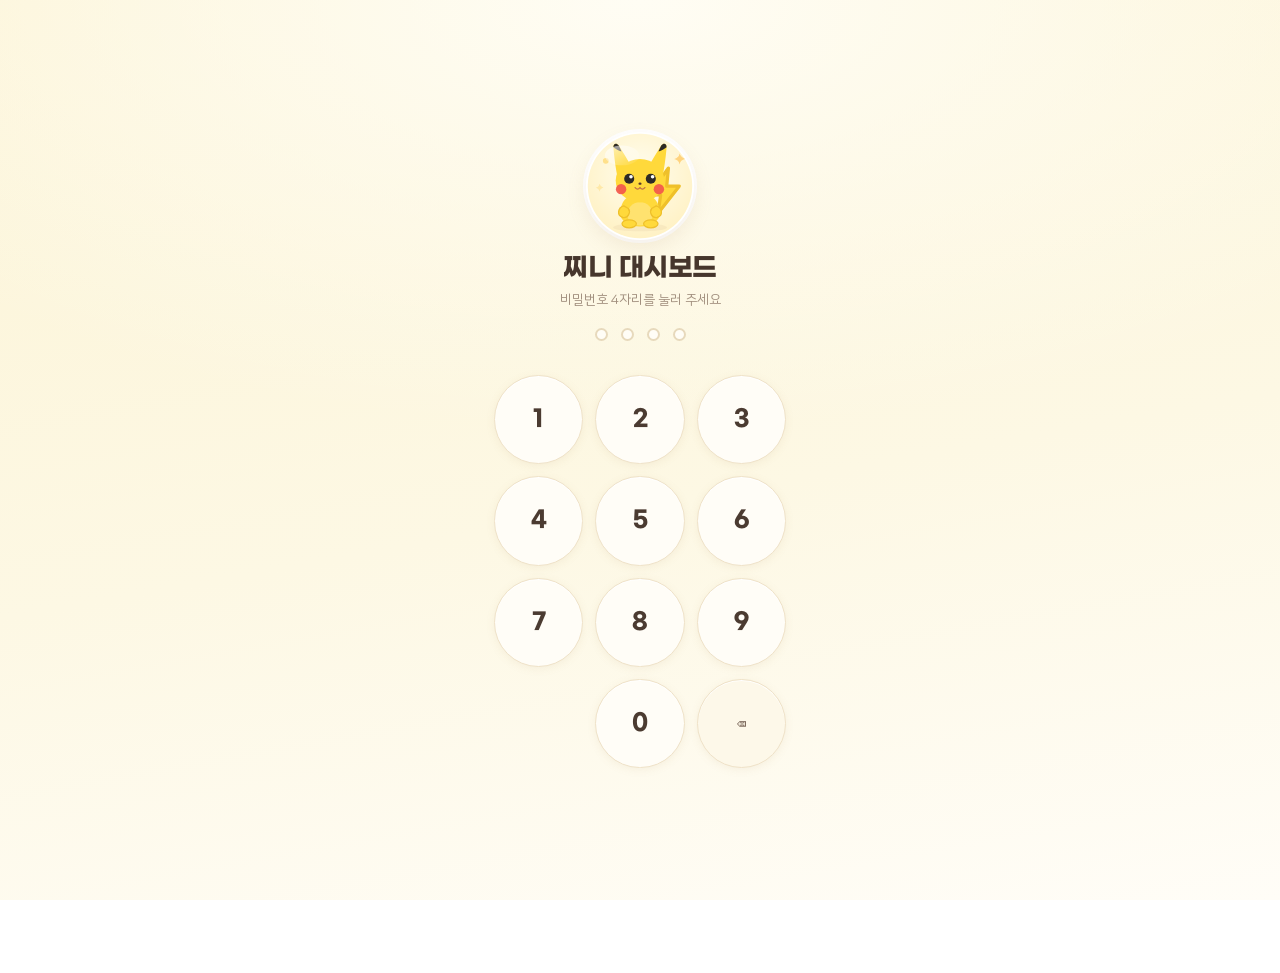
<file: index.html>
<!DOCTYPE html>
<html lang="ko">
<head>
<meta charset="utf-8" />
<meta name="robots" content="noindex, nofollow" />
<script>try{if(localStorage.getItem('jjini.lock.v1')!=='ok'){document.documentElement.className+=' is-locked';}}catch(e){document.documentElement.className+=' is-locked';}</script>
<title>찌니 대시보드</title>
<meta name="viewport" content="width=device-width, initial-scale=1, viewport-fit=cover, maximum-scale=5" />
<meta name="theme-color" content="#FCF4D7" />
<meta name="description" content="찌니의 하루를 포근하게 기록하는 대시보드 — 등교·학원 준비, 할 일, 별, 도장판, 독서 기록" />
<meta name="apple-mobile-web-app-capable" content="yes" />
<meta name="mobile-web-app-capable" content="yes" />
<meta name="apple-mobile-web-app-status-bar-style" content="default" />
<meta name="apple-mobile-web-app-title" content="찌니 대시보드" />
<meta name="format-detection" content="telephone=no" />
<link rel="manifest" href="manifest.json" />
<link rel="icon" href="icons/favicon.svg" type="image/svg+xml" />
<link rel="apple-touch-icon" href="icons/apple-touch-icon.png" />
<link rel="stylesheet" href="styles.css" />
</head>
<body>

<!-- ================= 잠금 화면 ================= -->
<div class="lock" id="lock">
  <div class="lock-inner">
    <div class="lock-avatar" id="lock-avatar" aria-hidden="true"></div>
    <h1 class="lock-title">찌니 대시보드</h1>
    <p class="lock-sub">비밀번호 4자리를 눌러 주세요</p>
    <div class="lock-dots" id="lock-dots" aria-hidden="true"><i></i><i></i><i></i><i></i></div>
    <p class="lock-msg" id="lock-msg" role="status" aria-live="polite"></p>
    <div class="lock-pad" id="lock-pad">
      <button class="lock-key" type="button" data-key="1" aria-label="1">1</button>
      <button class="lock-key" type="button" data-key="2" aria-label="2">2</button>
      <button class="lock-key" type="button" data-key="3" aria-label="3">3</button>
      <button class="lock-key" type="button" data-key="4" aria-label="4">4</button>
      <button class="lock-key" type="button" data-key="5" aria-label="5">5</button>
      <button class="lock-key" type="button" data-key="6" aria-label="6">6</button>
      <button class="lock-key" type="button" data-key="7" aria-label="7">7</button>
      <button class="lock-key" type="button" data-key="8" aria-label="8">8</button>
      <button class="lock-key" type="button" data-key="9" aria-label="9">9</button>
      <span class="lock-key is-blank" aria-hidden="true"></span>
      <button class="lock-key" type="button" data-key="0" aria-label="0">0</button>
      <button class="lock-key is-del" type="button" data-key="del" aria-label="한 자리 지우기">⌫</button>
    </div>
  </div>
</div>

<div class="app" id="app">

  <!-- ================= HEADER ================= -->
  <header class="app-header">
    <div class="brand-row">
      <span class="brand-mark" id="brand-mark" aria-hidden="true"></span>
      <h1 class="brand-title">찌니 대시보드</h1>
      <div class="header-actions">
        <button class="icon-pill sound-pill" data-action="toggle-sound" id="btn-sound" aria-label="효과음 끄기" aria-pressed="true" title="효과음 켜짐">
          <span id="btn-sound-icon" aria-hidden="true">🔊</span>
        </button>
        <button class="icon-pill" data-action="open-settings" id="btn-settings" aria-label="설정 열기" title="설정">
          <svg viewBox="0 0 24 24" width="21" height="21" aria-hidden="true">
            <path d="M12 15.2a3.2 3.2 0 1 0 0-6.4 3.2 3.2 0 0 0 0 6.4Z" fill="none" stroke="currentColor" stroke-width="1.7"/>
            <path d="M19.1 13.9c.06-.62.06-1.18 0-1.8l1.42-1.1-1.5-2.6-1.68.62c-.5-.36-1.06-.66-1.66-.86L15.4 6.4h-3l-.28 1.76c-.6.2-1.16.5-1.66.86l-1.68-.62-1.5 2.6 1.42 1.1c-.06.62-.06 1.18 0 1.8l-1.42 1.1 1.5 2.6 1.68-.62c.5.36 1.06.66 1.66.86l.28 1.76h3l.28-1.76c.6-.2 1.16-.5 1.66-.86l1.68.62 1.5-2.6-1.42-1.1Z" fill="none" stroke="currentColor" stroke-width="1.5" stroke-linejoin="round"/>
          </svg>
        </button>
        <button class="icon-pill" data-action="share" id="btn-share" aria-label="가족에게 공유하기" title="공유">
          <svg viewBox="0 0 24 24" width="20" height="20" aria-hidden="true">
            <path d="M8 15.5 16.5 7m0 0H10m6.5 0v6.5" fill="none" stroke="currentColor" stroke-width="1.9" stroke-linecap="round" stroke-linejoin="round"/>
          </svg>
        </button>
      </div>
    </div>
    <div class="header-sub">
      <div class="header-date-wrap">
        <p class="header-date" id="header-date">11월 15일 일요일</p>
        <p class="header-line">찌니의 포근한 하루</p>
      </div>
      <span class="pill pill-glow">✨ 오늘도 함께 기록해요</span>
    </div>
  </header>

  <!-- ================= PAGE 1 · 오늘 ================= -->
  <div class="page" id="page-today" data-page="today">

    <!-- 태블릿(2열)에서 왼쪽 열: 날씨 + 찌니 카드 -->
    <div class="page-col">

    <!-- ================= WEATHER ================= -->
    <section class="weather-card" id="weather-card" data-vibe="sky" aria-label="오늘 날씨와 미세먼지">
      <div class="weather-main">
        <span class="weather-icon" id="wx-icon" aria-hidden="true">🌤️</span>
        <div class="weather-place">
          <span class="wx-city" id="wx-city">동탄2신도시</span>
          <span class="wx-temp" id="wx-temp">–°</span>
          <span class="wx-cond" id="wx-cond">불러오는 중</span>
        </div>
        <span class="wx-range" id="wx-range">최저 –° · 최고 –°</span>
      </div>
      <div class="weather-foot">
        <span class="badge badge-air" id="wx-pm10">미세먼지 –</span>
        <span class="badge badge-air" id="wx-pm25">초미세먼지 –</span>
        <span class="pill pill-tip" id="wx-tip">🌿 오늘 공기 확인 중</span>
      </div>
    </section>

    <!-- ================= 찌니 카드 ================= -->
    <section class="card family-section" data-vibe="peachmint" aria-label="찌니">
      <div class="member-list" id="member-list"><!-- rendered --></div>
    </section>

    <!-- ================= 💌 엄마·아빠 한마디 ================= -->
    <section class="card note-section" id="note-section" data-vibe="rose" aria-label="엄마·아빠 한마디">
      <header class="section-head">
        <div class="section-title-wrap">
          <h2 class="section-title">💌 엄마·아빠 한마디</h2>
          <p class="section-sub" id="note-sub">오늘의 응원을 짧게 남겨요</p>
        </div>
        <button class="btn btn-ghost" data-action="edit-note" id="btn-note-add">✏️ 한마디 남기기</button>
      </header>
      <div class="note-list" id="note-list"><!-- rendered --></div>
      <button class="archive-open" type="button" data-action="open-note-archive" id="btn-note-archive" hidden>💌 지난 한마디 보기</button>
    </section>

    </div><!-- /page-col 왼쪽 -->

    <!-- 태블릿(2열)에서 오른쪽 열: 오늘 일정 + 오늘 엄마 일정 -->
    <div class="page-col">

    <!-- ================= TODAY'S SCHOOL & ACADEMY ================= -->
    <section class="card schedule-section" id="schedule-section" data-vibe="lav" aria-label="오늘의 학교·학원 일정">
      <header class="section-head">
        <div class="section-title-wrap">
          <h2 class="section-title">🏫 오늘의 학교·학원 일정</h2>
          <p class="section-sub" id="schedule-sub">오늘 찌니의 하루 시간표예요</p>
        </div>
        <span class="pill pill-day" id="schedule-day">일요일</span>
      </header>
      <div class="schedule-body" id="schedule-body"><!-- rendered --></div>
      <button class="btn btn-light btn-wide" data-action="open-timetable" id="btn-timetable">🗓️ 주간 시간표 보기</button>
    </section>

    <!-- ================= 오늘 학교 시간표 ================= -->
    <section class="card school-section" id="school-section" data-vibe="sky" aria-label="오늘 학교 시간표">
      <header class="section-head">
        <div class="section-title-wrap">
          <h2 class="section-title">🎒 오늘 학교 시간표</h2>
          <p class="section-sub" id="school-sub">그날 배우는 과목과 준비물이에요</p>
        </div>
        <span class="pill pill-day" id="school-day">월요일</span>
      </header>
      <div class="school-body" id="school-body"><!-- rendered --></div>
      <button class="btn btn-light btn-wide" data-action="school-preview" id="btn-school-preview" hidden>다음 주 월요일 시간표 미리보기</button>
    </section>

    <!-- ================= 오늘 엄마 일정 (오늘 것만) ================= -->
    <section class="card lecture-mini-section" id="lecture-mini-section" data-vibe="rose" aria-label="오늘 엄마 일정">
      <header class="section-head">
        <div class="section-title-wrap">
          <h2 class="section-title">👩 오늘 엄마 일정</h2>
          <p class="section-sub" id="lecture-mini-sub">오늘 일정만 모아 봐요</p>
        </div>
        <button class="btn btn-ghost" data-action="switch-tab" data-tab="lecture" id="btn-lecture-more">이번 주 일정 →</button>
      </header>
      <div class="lecture-mini" id="lecture-mini"><!-- rendered --></div>
    </section>

    </div><!-- /page-col 오른쪽 -->

  </div><!-- /page-today -->

  <!-- ================= PAGE 2 · 준비 ================= -->
  <div class="page" id="page-prep" data-page="prep" hidden>

    <!-- ================= 등교·학원 준비 ================= -->
    <section class="card prep-section" id="prep-section" data-vibe="sky" aria-label="등교·학원·취침 준비">
      <header class="section-head">
        <div class="section-title-wrap">
          <h2 class="section-title">🎒 오늘 준비</h2>
          <p class="section-sub" id="prep-sub">오늘 준비물과 취침 시간을 확인해요</p>
        </div>
        <span class="pill pill-day" id="prep-day">월요일</span>
      </header>
      <div class="prep-body" id="prep-body"><!-- rendered --></div>
    </section>

  </div><!-- /page-prep -->

  <!-- ================= PAGE 3 · 할일 ================= -->
  <div class="page" id="page-todo" data-page="todo" hidden>

    <!-- 태블릿(2열)에서 왼쪽 열: 오늘 할 일 + 독서 기록 -->
    <div class="page-col">

    <!-- ================= TODAY'S TO-DO ================= -->
    <section class="card todo-section" id="todo-section" data-vibe="lemon" aria-label="오늘 할 일">
      <header class="section-head">
        <div class="section-title-wrap">
          <h2 class="section-title">✅ 오늘 할 일</h2>
          <p class="section-sub" id="todo-sub">오늘 할 일을 하나씩 체크해요</p>
        </div>
        <button class="btn btn-ghost" data-action="add-task" id="btn-add-task">+ 할 일 추가</button>
      </header>
      <div class="todo-list" id="todo-list"><!-- rendered --></div>
    </section>

    <!-- ================= 독서 기록 (오늘 할 일 바로 아래) ================= -->
    <section class="card book-section" id="book-section" data-vibe="mint" aria-label="독서 기록">
      <header class="section-head">
        <div class="section-title-wrap">
          <h2 class="section-title">📚 독서 기록</h2>
          <p class="section-sub" id="book-sub">읽은 책과 짧은 감상평을 남겨요</p>
        </div>
        <button class="btn btn-ghost" data-action="add-book" id="btn-add-book">+ 기록 추가</button>
      </header>
      <div class="book-bonus" id="book-bonus">
        <span class="book-bonus-emoji" id="book-bonus-icons" aria-hidden="true"></span>
        <div class="book-bonus-info">
          <p class="book-bonus-title" id="book-bonus-title">오늘 기록 남기면 엔트리코딩 +10분 · 냥코 20분!</p>
          <p class="book-bonus-sub" id="book-bonus-sub">오늘 날짜로 책을 남기면 두 보상이 함께 열려요</p>
        </div>
      </div>
      <div class="book-list" id="book-list"><!-- rendered --></div>
      <button class="archive-open archive-open-book" type="button" data-action="open-book-archive" id="btn-book-archive" hidden>📚 누적 0권 보기</button>
    </section>

    </div><!-- /page-col 왼쪽 -->

    <!-- 태블릿(2열)에서 오른쪽 열: 보상 트래커 + 도장판 -->
    <div class="page-col">

    <!-- ================= 찌니 보상 트래커 ================= -->
    <section class="card reward-section" id="reward-section" data-vibe="coral" aria-label="찌니 보상 트래커">
      <header class="section-head">
        <div class="section-title-wrap">
          <h2 class="section-title">🎁 <span id="reward-name">찌니</span> 보상 트래커</h2>
          <p class="section-sub">문제집·재능을 끝내면 보상이 열려요</p>
        </div>
        <span class="pill pill-soft" id="reward-today">오늘</span>
      </header>
      <div class="reward-list" id="reward-list"><!-- rendered --></div>
      <p class="reward-book-note" id="reward-book-note"><!-- rendered --></p>
      <div class="reward-week" id="reward-week"><!-- rendered --></div>
      <p class="reward-note" id="reward-note">평일 문제집 5일 완주 → 주말 닌텐도 +30분</p>
    </section>

    <!-- ================= STAMP BOARD ================= -->
    <section class="card stamp-section" id="stamp-section" data-vibe="lav" aria-label="도장판">
      <header class="section-head">
        <div class="section-title-wrap">
          <h2 class="section-title">🐹 <span id="stamp-title">찌니</span> 도장판</h2>
        </div>
        <span class="badge badge-fire" id="stamp-streak">🔥 0일 연속</span>
      </header>
      <div class="stamp-tabs" id="stamp-tabs" role="tablist" aria-label="도장판 아이 선택"></div>
      <p class="section-sub stamp-desc" id="stamp-desc">찌니가 그날 공부나 루틴을 하나라도 마치면 도장이 찍혀요</p>
      <div class="stamp-week" id="stamp-week"><!-- rendered --></div>
      <div class="stamp-foot">
        <span class="pill pill-soft" id="stamp-summary">이번 달 도장 0개</span>
        <button class="btn btn-light" data-action="open-calendar" id="btn-calendar">🗓️ 도장판 달력 보기</button>
      </div>
    </section>

    </div><!-- /page-col 오른쪽 -->

  </div><!-- /page-todo -->

  <!-- ================= PAGE 4 · 일정 ================= -->
  <div class="page" id="page-lecture" data-page="lecture" hidden>

    <!-- ================= 엄마 일정 (이번 주 + 다가오는) ================= -->
    <section class="card lecture-section" id="lecture-section" data-vibe="lavpeach" aria-label="엄마 일정">
      <header class="section-head">
        <div class="section-title-wrap">
          <h2 class="section-title">👩 엄마 일정</h2>
          <p class="section-sub" id="lecture-sub">이번 주와 다가오는 일정을 모아 봐요</p>
        </div>
        <button class="btn btn-ghost" data-action="add-lecture" id="btn-add-lecture">+ 일정 추가</button>
      </header>
      <div class="lecture-today" id="lecture-today"><!-- rendered --></div>
      <div class="lecture-week" id="lecture-week"><!-- rendered --></div>
      <div class="lecture-upcoming" id="lecture-upcoming"><!-- rendered --></div>
    </section>

  </div><!-- /page-lecture -->

  <footer class="app-footer">
    <p>찌니 대시보드 · 기록은 가족 기기와 함께 저장돼요</p>
    <p class="sync-status" id="sync-status" data-status="idle" hidden>
      <span class="sync-cloud" aria-hidden="true">☁️</span>
      <span id="sync-status-text">동기화 준비 중</span>
    </p>
    <p class="app-footer-small">홈 화면에 추가하면 앱처럼 열려요 · v1.2</p>
  </footer>
</div>

<!-- ================= 하단 탭 바 ================= -->
<nav class="tabbar" id="tabbar" aria-label="페이지 이동">
  <button class="tabbar-btn is-active" type="button" data-action="switch-tab" data-tab="today" aria-current="page">
    <span class="tabbar-icon" aria-hidden="true">🏠</span><span class="tabbar-label">오늘</span>
  </button>
  <button class="tabbar-btn" type="button" data-action="switch-tab" data-tab="prep">
    <span class="tabbar-icon" aria-hidden="true">🎒</span><span class="tabbar-label">준비</span>
  </button>
  <button class="tabbar-btn" type="button" data-action="switch-tab" data-tab="todo">
    <span class="tabbar-icon" aria-hidden="true">✅</span><span class="tabbar-label">할일</span>
  </button>
  <button class="tabbar-btn" type="button" data-action="switch-tab" data-tab="lecture">
    <span class="tabbar-icon" aria-hidden="true">👩</span><span class="tabbar-label">일정</span>
  </button>
</nav>

<!-- ================= SHEETS ================= -->
<div class="sheet-backdrop" id="sheet-backdrop" hidden>

  <!-- 설정 -->
  <section class="sheet" id="sheet-settings" role="dialog" aria-modal="true" aria-labelledby="settings-title" hidden>
    <header class="sheet-head">
      <h2 id="settings-title">⚙️ 설정</h2>
      <button class="sheet-close" data-close aria-label="닫기">✕</button>
    </header>
    <div class="sheet-body">
      <div class="field-group">
        <h3 class="field-title">우리 동네 (날씨)</h3>
        <p class="field-hint">날씨와 미세먼지를 알려줄 동네를 골라주세요</p>
        <div class="city-current">
          <span>지금 설정</span><strong id="city-current">동탄2신도시</strong>
        </div>
        <div class="chip-wrap" id="city-presets"></div>
        <div class="search-row">
          <input type="search" id="city-search" placeholder="다른 동네 검색 (예: 일산, 해운대)" autocomplete="off" />
          <button class="btn btn-light btn-compact" id="btn-city-search">검색</button>
        </div>
        <div class="search-results" id="city-results"></div>
      </div>

      <div class="field-group">
        <h3 class="field-title">찌니 이름</h3>
        <p class="field-hint">이름과 한 줄 소개를 바꿀 수 있어요</p>
        <div class="member-edit-list" id="member-edit-list"></div>
      </div>

      <div class="field-group">
        <h3 class="field-title">효과음</h3>
        <p class="field-hint">체크할 때는 짧은 소리, 다 끝내면 축하 소리와 박수가 나와요</p>
        <button class="btn btn-light btn-wide sound-toggle" data-action="toggle-sound" id="btn-sound-setting" aria-pressed="true">🔊 효과음 켜짐</button>
      </div>

      <div class="field-group">
        <h3 class="field-title">홈 화면에 추가</h3>
        <p class="field-hint">
          아이폰 사파리: 공유 → <b>홈 화면에 추가</b><br />
          안드로이드 크롬: 우측 상단 ⋮ → <b>앱 설치 / 홈 화면에 추가</b>
        </p>
      </div>

      <div class="field-group">
        <h3 class="field-title">잠금</h3>
        <p class="field-hint">지금 잠그면 다음에 열 때 비밀번호를 물어봐요</p>
        <button class="btn btn-light btn-wide" data-action="lock-now" id="btn-lock">🔒 지금 잠그기</button>
      </div>

      <div class="field-group field-danger">
        <h3 class="field-title">기록 지우기</h3>
        <p class="field-hint">할 일, 별, 도장, 준비 체크, 독서 기록, 엄마·아빠 한마디가 모두 사라지고 엄마 일정은 처음 기본 일정으로 들어가요. 되돌릴 수 없어요.</p>
        <button class="btn btn-danger btn-wide" data-action="reset" id="btn-reset">모든 기록 지우기</button>
      </div>
    </div>
    <footer class="sheet-foot">
      <button class="btn btn-primary btn-wide" data-close>확인</button>
    </footer>
  </section>

  <!-- 도장판 달력 -->
  <section class="sheet" id="sheet-calendar" role="dialog" aria-modal="true" aria-labelledby="calendar-title" hidden>
    <header class="sheet-head">
      <h2 id="calendar-title">🗓️ <span id="calendar-kid">찌니</span> 도장판 달력</h2>
      <button class="sheet-close" data-close aria-label="닫기">✕</button>
    </header>
    <div class="sheet-body">
      <div class="calendar-nav">
        <button class="icon-round" data-action="cal-prev" id="cal-prev" aria-label="이전 달">
          <svg viewBox="0 0 24 24" width="16" height="16" aria-hidden="true"><path d="M14.5 5.5 8 12l6.5 6.5" fill="none" stroke="currentColor" stroke-width="2.2" stroke-linecap="round" stroke-linejoin="round"/></svg>
        </button>
        <strong id="cal-month">2026년 11월</strong>
        <button class="icon-round" data-action="cal-next" id="cal-next" aria-label="다음 달">
          <svg viewBox="0 0 24 24" width="16" height="16" aria-hidden="true"><path d="M9.5 5.5 16 12l-6.5 6.5" fill="none" stroke="currentColor" stroke-width="2.2" stroke-linecap="round" stroke-linejoin="round"/></svg>
        </button>
      </div>
      <div class="calendar-grid-head" id="cal-head"></div>
      <div class="calendar-grid" id="cal-grid"></div>
      <p class="calendar-legend" id="cal-summary">이번 달 도장 0개</p>
      <p class="field-hint">도장을 찍고 싶은 날을 눌러도 돼요. 오늘 이후는 아직 비어 있어요.</p>
    </div>
  </section>

  <!-- 주간 시간표 -->
  <section class="sheet" id="sheet-timetable" role="dialog" aria-modal="true" aria-labelledby="timetable-title" hidden>
    <header class="sheet-head">
      <h2 id="timetable-title">🗓️ 주간 시간표</h2>
      <button class="sheet-close" data-close aria-label="닫기">✕</button>
    </header>
    <div class="sheet-body">
      <div class="stamp-tabs" id="timetable-tabs" role="tablist" aria-label="아이 선택"></div>
      <p class="field-hint" id="timetable-hint">2학기 · 평일 시간표</p>
      <div class="timetable" id="timetable-body"></div>
      <p class="timetable-note">방과후 일정은 학원·방과후 시간이에요. 바뀌면 <b>js/schedule.js</b>에서 고칠 수 있어요.</p>
    </div>
  </section>

  <!-- 할 일 추가 / 고치기 -->
  <section class="sheet" id="sheet-task" role="dialog" aria-modal="true" aria-labelledby="task-title" hidden>
    <header class="sheet-head">
      <h2 id="task-title">+ 할 일 추가</h2>
      <button class="sheet-close" data-close aria-label="닫기">✕</button>
    </header>
    <div class="sheet-body">
      <div class="field-group">
        <h3 class="field-title">누구의 할 일인가요?</h3>
        <div class="chip-wrap" id="task-member-chips"></div>
      </div>
      <div class="field-group">
        <h3 class="field-title">할 일 내용</h3>
        <input type="text" id="task-text" maxlength="40" placeholder="예) 책 30분 읽기" autocomplete="off" />
      </div>
      <div class="field-group">
        <h3 class="field-title">반복</h3>
        <p class="field-hint">평일을 고르면 토·일요일에는 자동으로 쉬어요</p>
        <div class="chip-wrap" id="task-repeat-chips">
          <button class="chip chip-choice" data-action="task-repeat" data-repeat="once" aria-pressed="true">오늘만</button>
          <button class="chip chip-choice" data-action="task-repeat" data-repeat="daily" aria-pressed="false">매일</button>
          <button class="chip chip-choice" data-action="task-repeat" data-repeat="weekday" aria-pressed="false">평일 (월~금)</button>
        </div>
      </div>
    </div>
    <footer class="sheet-foot">
      <button class="btn btn-ghost btn-wide" data-action="task-delete" id="task-delete" hidden>지우기</button>
      <button class="btn btn-primary btn-wide" data-action="task-save" id="task-save">저장</button>
    </footer>
  </section>

  <!-- 별 조정 -->
  <section class="sheet" id="sheet-star" role="dialog" aria-modal="true" aria-labelledby="star-title" hidden>
    <header class="sheet-head">
      <h2 id="star-title">⭐️ 별 저금통</h2>
      <button class="sheet-close" data-close aria-label="닫기">✕</button>
    </header>
    <div class="sheet-body">
      <div class="star-hero">
        <div class="star-hero-avatar" id="star-avatar"></div>
        <div>
          <p class="star-hero-name" id="star-name">찌니</p>
          <p class="star-hero-count"><span>⭐️</span> <b id="star-count">0</b>개</p>
        </div>
      </div>
      <p class="field-hint center">할 일을 하나 끝내면 별 1개가 쌓여요.<br />칭찬 별은 여기서 직접 더하거나 줄일 수 있어요.</p>
      <div class="star-actions">
        <button class="btn btn-mint" data-action="star-plus" id="star-plus">⭐️ 별 하나 더</button>
        <button class="btn btn-light" data-action="star-minus" id="star-minus">➖ 별 하나 줄이기</button>
      </div>
    </div>
  </section>
  <!-- 일정 추가 / 고치기 -->
  <section class="sheet" id="sheet-lecture" role="dialog" aria-modal="true" aria-labelledby="lecture-sheet-title" hidden>
    <header class="sheet-head">
      <h2 id="lecture-sheet-title">👩 엄마 일정</h2>
      <button class="sheet-close" data-close aria-label="닫기">✕</button>
    </header>
    <div class="sheet-body">
      <div class="field-group">
        <h3 class="field-title">날짜</h3>
        <input type="date" id="lecture-date" />
      </div>
      <div class="field-group">
        <h3 class="field-title">시간</h3>
        <p class="field-hint">예: 09:50 또는 10:00~12:00 (모르면 비워 두세요)</p>
        <input type="text" id="lecture-time" maxlength="20" placeholder="09:50" autocomplete="off" />
      </div>
      <div class="field-group">
        <h3 class="field-title">일정 이름</h3>
        <input type="text" id="lecture-name" maxlength="40" placeholder="예: 화성남양초" autocomplete="off" />
      </div>
      <div class="field-group">
        <h3 class="field-title">메모 (선택)</h3>
        <p class="field-hint">비대면·서부·북부처럼 덧붙일 말이 있으면 적어 주세요</p>
        <input type="text" id="lecture-note" maxlength="20" placeholder="예: 비대면 / 서부" autocomplete="off" />
      </div>
      <div class="field-group">
        <h3 class="field-title">일정 종류</h3>
        <p class="field-hint">강의·수업이면 🎤, 그 밖의 일정이면 📅로 목록에 보여요</p>
        <button class="btn btn-light btn-wide lecture-kind" type="button" data-action="toggle-lecture-kind" id="lecture-kind-toggle" aria-pressed="false">📅 일반 일정</button>
      </div>
    </div>
    <footer class="sheet-foot">
      <button class="btn btn-ghost btn-wide" data-action="lecture-delete" id="lecture-delete" hidden>지우기</button>
      <button class="btn btn-primary btn-wide" data-action="lecture-save" id="lecture-save">저장</button>
    </footer>
  </section>

  <!-- 독서 기록 추가 / 고치기 -->
  <section class="sheet" id="sheet-book" role="dialog" aria-modal="true" aria-labelledby="book-sheet-title" hidden>
    <header class="sheet-head">
      <h2 id="book-sheet-title">📚 독서 기록</h2>
      <button class="sheet-close" data-close aria-label="닫기">✕</button>
    </header>
    <div class="sheet-body">
      <div class="field-group">
        <h3 class="field-title">읽은 날</h3>
        <input type="date" id="book-date" />
      </div>
      <div class="field-group">
        <h3 class="field-title">책 제목</h3>
        <input type="text" id="book-title" maxlength="60" placeholder="예: 긴긴밤" autocomplete="off" />
      </div>
      <div class="field-group">
        <h3 class="field-title">감상평</h3>
        <p class="field-hint">한두 줄이면 충분해요 (최대 400자)</p>
        <textarea id="book-review" rows="4" maxlength="400" placeholder="어떤 점이 좋았는지 적어 보세요"></textarea>
      </div>
    </div>
    <footer class="sheet-foot">
      <button class="btn btn-ghost btn-wide" data-action="book-delete" id="book-delete" hidden>지우기</button>
      <button class="btn btn-primary btn-wide" data-action="book-save" id="book-save">저장</button>
    </footer>
  </section>
  <!-- 엄마·아빠 한마디 작성 / 고치기 -->
  <section class="sheet" id="sheet-note" role="dialog" aria-modal="true" aria-labelledby="note-sheet-title" hidden>
    <header class="sheet-head">
      <h2 id="note-sheet-title">💌 엄마 한마디</h2>
      <button class="sheet-close" data-close aria-label="닫기">✕</button>
    </header>
    <div class="sheet-body">
      <div class="field-group">
        <h3 class="field-title">누가 남기나요?</h3>
        <div class="chip-wrap" id="note-who-chips">
          <button class="chip chip-choice" type="button" data-action="note-who" data-who="mom" aria-pressed="true">👩 엄마</button>
          <button class="chip chip-choice" type="button" data-action="note-who" data-who="dad" aria-pressed="false">👨 아빠</button>
        </div>
      </div>
      <div class="field-group">
        <h3 class="field-title">한마디</h3>
        <p class="field-hint" id="note-date-hint" hidden></p>
        <p class="field-hint">찌니에게 짧은 응원을 남겨 주세요 (최대 120자)</p>
        <textarea id="note-text" rows="3" maxlength="120" placeholder="예) 오늘도 잘하고 있어, 엄마가 응원해! 💛"></textarea>
        <p class="field-hint" id="note-count">0/120</p>
      </div>
    </div>
    <footer class="sheet-foot">
      <button class="btn btn-ghost btn-wide" data-action="note-delete" id="note-delete" hidden>지우기</button>
      <button class="btn btn-primary btn-wide" data-action="note-save" id="note-save">저장</button>
    </footer>
  </section>

  <!-- 💌 지난 한마디 (누적 보기) -->
  <section class="sheet" id="sheet-note-archive" role="dialog" aria-modal="true" aria-labelledby="note-archive-title" hidden>
    <header class="sheet-head">
      <h2 id="note-archive-title">💌 지난 한마디</h2>
      <button class="sheet-close" data-close aria-label="닫기">✕</button>
    </header>
    <div class="sheet-body">
      <div class="archive-summary">
        <p class="archive-total" id="note-archive-count">누적 0개</p>
        <p class="archive-hint">날짜별로 모아 봐요 · 최신순</p>
      </div>
      <div class="archive-list" id="note-archive-list"><!-- rendered --></div>
    </div>
    <footer class="sheet-foot">
      <button class="btn btn-primary btn-wide" type="button" data-action="edit-note">✏️ 오늘 한마디 남기기</button>
    </footer>
  </section>

  <!-- 📚 누적 독서 기록 -->
  <section class="sheet" id="sheet-book-archive" role="dialog" aria-modal="true" aria-labelledby="book-archive-title" hidden>
    <header class="sheet-head">
      <h2 id="book-archive-title">📚 누적 독서 기록</h2>
      <button class="sheet-close" data-close aria-label="닫기">✕</button>
    </header>
    <div class="sheet-body">
      <div class="archive-summary">
        <p class="archive-total" id="book-archive-count">지금까지 0권</p>
        <p class="archive-hint">날짜별로 모아 봐요 · 최신순</p>
      </div>
      <div class="archive-list" id="book-archive-list"><!-- rendered --></div>
    </div>
    <footer class="sheet-foot">
      <button class="btn btn-primary btn-wide" type="button" data-action="add-book">📚 오늘 읽은 책 남기기</button>
    </footer>
  </section>

</div>

<div class="toast" id="toast" role="status" aria-live="polite" hidden></div>
<div class="confetti-layer" id="confetti" aria-hidden="true"></div>

<noscript>
  <style>.app{display:none}</style>
  <p style="padding:24px;font-family:sans-serif">이 기록장은 자바스크립트가 필요해요. 브라우저 설정에서 자바스크립트를 켜주세요.</p>
</noscript>

<script src="js/characters.js"></script>
<script src="js/schedule.js"></script>
<script src="js/prep.js"></script>
<script src="js/lectures.js"></script>
<script src="js/books.js"></script>
<script src="js/store.js"></script>
<script src="js/lock.js"></script>
<script src="js/weather.js"></script>
<script src="js/sound.js"></script>
<script src="js/app.js"></script>
<script src="js/sync.js"></script>
</body>
</html>
</file>
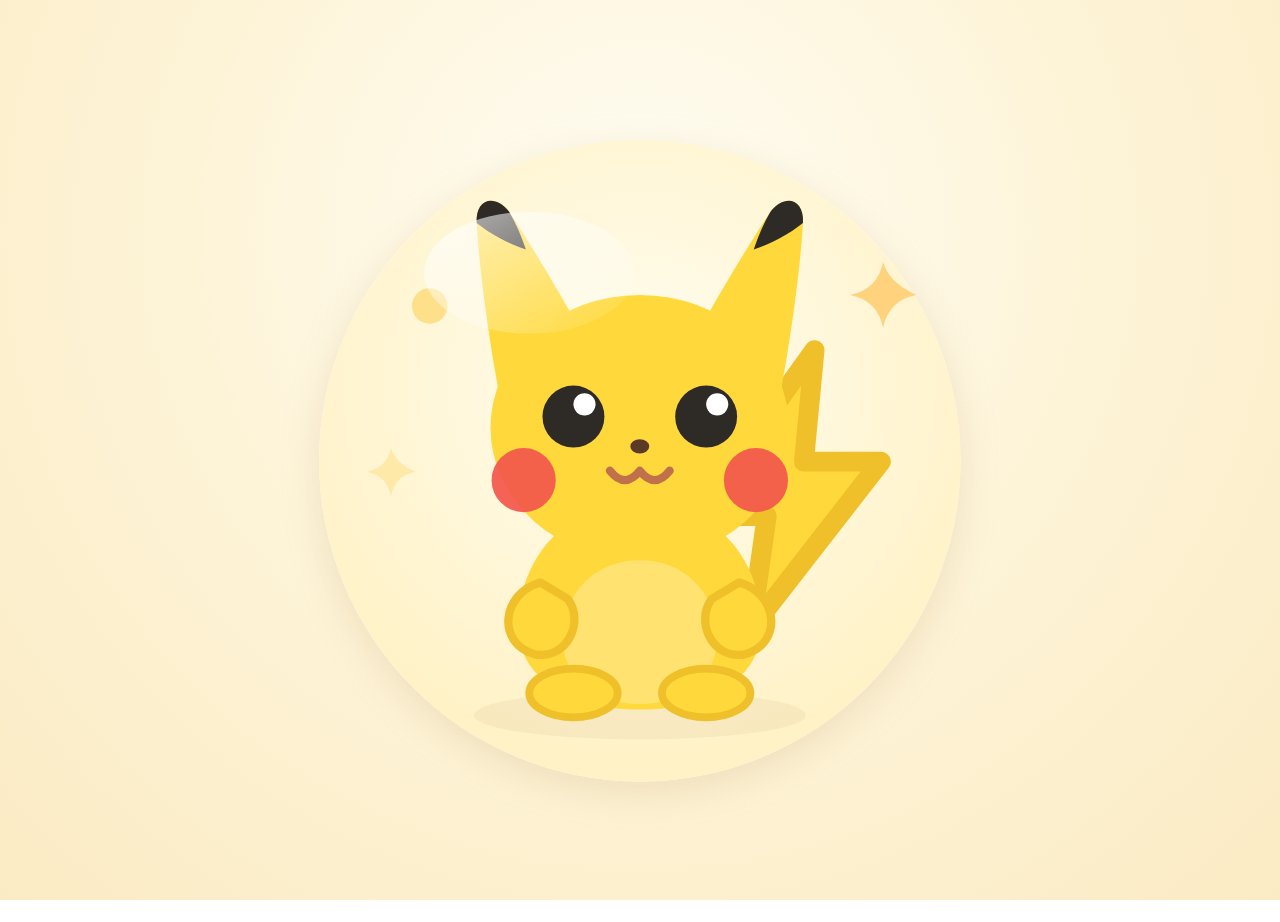
<file: icons/_source.html>
<!DOCTYPE html>
<html lang="ko">
<head>
<meta charset="utf-8" />
<title>icon source</title>
<style>
  html, body { margin: 0; padding: 0; width: 100%; height: 100%; overflow: hidden; }
  body {
    background: radial-gradient(circle at 50% 26%, #FFFDF3 0%, #FDF3D6 52%, #FBEBC4 100%);
    display: grid;
    place-items: center;
  }
  .art { width: var(--art, 72%); height: var(--art, 72%); }
  .art svg { display: block; width: 100%; height: 100%; filter: drop-shadow(0 10px 18px rgba(190, 155, 105, .22)); }
</style>
</head>
<body>
  <div class="art" id="art"></div>
  <script src="../js/characters.js"></script>
  <script>
    var params = new URLSearchParams(location.search);
    document.documentElement.style.setProperty('--art', (params.get('art') || '72') + '%');
    document.getElementById('art').innerHTML = window.FamilyChars.svg(params.get('char') || 'hamster');
  </script>
</body>
</html>
</file>
<file: styles.css>
/* =====================================================================
   우리 가족 기록장 — 스타일
   따뜻한 크림빛 배경 + 둥근 파스텔 카드. 모바일 우선(390px 기준).
   ===================================================================== */

@font-face {
  font-family: 'NanumSquareRound';
  src: url('assets/fonts/NanumSquareRound.woff2') format('woff2');
  font-weight: 400;
  font-display: swap;
}
@font-face {
  font-family: 'NanumSquareRound';
  src: url('assets/fonts/NanumSquareRoundB.woff') format('woff');
  font-weight: 700;
  font-display: swap;
}
@font-face {
  font-family: 'NanumSquareRound';
  src: url('assets/fonts/NanumSquareRoundEB.woff') format('woff');
  font-weight: 800;
  font-display: swap;
}
@font-face {
  font-family: 'GmarketSans';
  src: url('assets/fonts/GmarketSansBold.woff') format('woff');
  font-weight: 700;
  font-display: swap;
}

:root {
  --cream: #FCF4D6;
  --cream-2: #FDF8E4;
  --card: #FFFDF6;
  --ink: #4B3B31;
  --ink-2: #7E6B5D;
  --ink-3: #A2907F;
  --line: #EFE2C8;
  --pink: #E98DA0;
  --pink-soft: #FBE3E7;
  --gold: #F5C044;
  --gold-deep: #DCA02F;
  --green: #4CB56C;
  --green-soft: #E6F7EA;
  --blue: #6E9BD1;
  --blue-soft: #EAF3FC;
  --mint: #7BC47F;
  --orange: #EBA96A;
  --danger: #D9705F;

  --r-xl: 28px;
  --r-lg: 22px;
  --r-md: 16px;
  --r-sm: 12px;

  --shadow-sm: 0 2px 8px rgba(176, 145, 100, .10);
  --shadow-md: 0 8px 20px rgba(176, 145, 100, .14);
  --shadow-lg: 0 16px 44px rgba(150, 120, 80, .20);

  --font-body: 'NanumSquareRound', 'Apple SD Gothic Neo', 'Malgun Gothic', -apple-system, system-ui, sans-serif;
  --font-display: 'GmarketSans', 'NanumSquareRound', 'Apple SD Gothic Neo', 'Malgun Gothic', sans-serif;
}

* { box-sizing: border-box; -webkit-tap-highlight-color: transparent; }

[hidden] { display: none !important; }

html { -webkit-text-size-adjust: 100%; }

body {
  margin: 0;
  min-height: 100dvh;
  color: var(--ink);
  font-family: var(--font-body);
  font-size: 15px;
  line-height: 1.45;
  background:
    radial-gradient(1000px 520px at 50% -8%, #FFFDF1 0%, rgba(255, 253, 241, 0) 62%),
    linear-gradient(178deg, #FDF6DB 0%, #FCF2CF 52%, #FBEFC7 100%);
  background-attachment: fixed;
  -webkit-font-smoothing: antialiased;
}

h1, h2, h3, p, ul, figure { margin: 0; }
ul { padding: 0; list-style: none; }
button { font: inherit; color: inherit; }
input { font: inherit; color: inherit; }

.app {
  max-width: 430px;
  margin: 0 auto;
  padding: calc(16px + env(safe-area-inset-top)) 16px calc(104px + env(safe-area-inset-bottom));
}

/* ===================== 공통 조각 ===================== */
.card {
  background: var(--card);
  border: 1px solid rgba(228, 208, 172, .55);
  border-radius: var(--r-xl);
  box-shadow: var(--shadow-sm);
  margin-top: 14px;
  padding: 16px 14px 14px;
}

.section-head {
  display: flex;
  align-items: flex-start;
  justify-content: space-between;
  gap: 10px;
}

.section-head > .btn,
.section-head > .badge,
.section-head > .pill { flex: none; }

.section-title-wrap { min-width: 0; }

.section-title {
  font-family: var(--font-display);
  font-size: 18px;
  font-weight: 700;
  letter-spacing: -0.35px;
  color: #4A3A30;
  display: flex;
  align-items: center;
  gap: 4px;
}

.section-sub {
  margin-top: 3px;
  font-size: 12.5px;
  color: var(--ink-3);
  line-height: 1.4;
}

.pill {
  display: inline-flex;
  align-items: center;
  gap: 4px;
  padding: 6px 11px;
  border-radius: 999px;
  font-size: 12.5px;
  font-weight: 700;
  white-space: nowrap;
}

.pill-soft {
  background: #FFFDF7;
  border: 1px solid #F0E3CA;
  color: #8A7563;
  box-shadow: 0 1px 3px rgba(180, 150, 110, .10);
}

.pill-glow {
  background: rgba(255, 253, 246, .92);
  border: 1px solid #F4E8CF;
  color: #8A7563;
  box-shadow: 0 2px 8px rgba(180, 150, 110, .12);
  font-size: 12px;
}

.pill-day {
  background: #EAF3FC;
  color: #5C86B8;
  border: 1px solid #D8E8F7;
}

.badge {
  display: inline-flex;
  align-items: center;
  gap: 3px;
  padding: 5px 10px;
  border-radius: 999px;
  font-size: 12px;
  font-weight: 700;
  white-space: nowrap;
}

.btn {
  display: inline-flex;
  align-items: center;
  justify-content: center;
  gap: 6px;
  border: 1px solid transparent;
  border-radius: var(--r-md);
  padding: 11px 15px;
  font-family: var(--font-body);
  font-size: 14px;
  font-weight: 700;
  color: #5A4638;
  background: #FFFDF7;
  cursor: pointer;
  transition: transform .12s ease, box-shadow .12s ease, background .12s ease;
}

.btn:active { transform: translateY(1px) scale(.99); }

.btn-wide { width: 100%; }

.btn-light {
  background: #FFFDF9;
  border-color: #F0E3CA;
  box-shadow: 0 2px 6px rgba(180, 150, 110, .10);
}

.btn-ghost {
  background: transparent;
  border-color: #E6D8BC;
  color: #8A7563;
  font-size: 13px;
  padding: 9px 12px;
  border-radius: 999px;
}

.btn-primary {
  background: linear-gradient(180deg, #F8D08A, #F0B968);
  color: #6B4A21;
  box-shadow: 0 4px 12px rgba(220, 165, 90, .30);
}

.btn-mint {
  background: linear-gradient(180deg, #D8F1DA, #BCE6C4);
  color: #2F6D45;
  border-color: #A9DDB4;
}

.btn-danger {
  background: #FBEBE7;
  border-color: #F2D3CA;
  color: #B7594A;
}

.btn-compact { padding: 10px 14px; font-size: 13px; }

.icon-pill {
  width: 42px;
  height: 38px;
  display: grid;
  place-items: center;
  border-radius: 999px;
  background: #FFFDF7;
  border: 1px solid #F1E4CB;
  color: #8A7563;
  box-shadow: 0 2px 6px rgba(180, 150, 110, .12);
  cursor: pointer;
}
.icon-pill:active { transform: scale(.96); }

/* 효과음 켜기/끄기 — 아이콘 하나로 바로 끌 수 있게 */
.sound-pill span { font-size: 17px; line-height: 1; }
.sound-pill[aria-pressed="false"] {
  background: #FBF5EA;
  border-color: #EBDFCB;
  color: #B7A695;
  box-shadow: none;
}
.sound-toggle[aria-pressed="false"] {
  background: #FBF5EA;
  color: #A08C7A;
}

.icon-round {
  width: 34px;
  height: 34px;
  border-radius: 50%;
  border: 1px solid #EEE0C6;
  background: #FFFDF7;
  font-size: 18px;
  line-height: 1;
  color: #8A7563;
  cursor: pointer;
  display: grid;
  place-items: center;
}

/* ===================== 헤더 ===================== */
.app-header { padding: 2px 2px 0; }

.brand-row {
  display: flex;
  align-items: center;
  gap: 9px;
}

.brand-mark { width: 36px; height: 36px; flex: none; }
.brand-mark svg { width: 100%; height: 100%; display: block; }

.brand-title {
  flex: 1;
  font-family: var(--font-display);
  font-size: 27px;
  line-height: 1.1;
  letter-spacing: -0.8px;
  background: linear-gradient(96deg, #CE9350 0%, #E0A05F 42%, #EA97AB 100%);
  -webkit-background-clip: text;
  background-clip: text;
  color: transparent;
  filter: drop-shadow(0 1px 0 rgba(255, 255, 255, .55));
}

.header-actions { display: flex; gap: 7px; flex: none; }

.header-sub {
  display: flex;
  align-items: flex-end;
  justify-content: space-between;
  gap: 8px;
  margin-top: 9px;
  flex-wrap: wrap;
}

.header-date {
  font-size: 15.5px;
  font-weight: 700;
  color: #8B7361;
  letter-spacing: -0.2px;
}

.header-line {
  margin-top: 1px;
  font-size: 13px;
  color: #A89583;
}

/* ===================== 날씨 ===================== */
.weather-card {
  margin-top: 13px;
  padding: 13px 14px 11px;
  border-radius: 24px;
  border: 1.6px solid #DBEAF7;
  background:
    radial-gradient(120% 140% at 92% 0%, #FFF6DC 0%, rgba(255, 246, 220, 0) 55%),
    linear-gradient(115deg, #FDFEFF 0%, #F6FAFF 58%, #F1F8FD 100%);
  box-shadow: 0 8px 18px rgba(150, 180, 210, .13), inset 0 1px 0 #fff;
}

.weather-main {
  display: flex;
  align-items: center;
  gap: 7px;
  flex-wrap: wrap;
}

.weather-icon {
  font-size: 25px;
  line-height: 1;
  filter: drop-shadow(0 2px 3px rgba(235, 185, 85, .35));
}

.weather-place { display: flex; align-items: baseline; gap: 5px; }

.wx-city { font-size: 15.5px; font-weight: 700; color: #55677A; }

.wx-temp {
  font-family: var(--font-display);
  font-size: 25px;
  line-height: 1;
  color: #3D6188;
  letter-spacing: -1px;
}

.wx-cond { font-size: 13.5px; color: #6E8399; font-weight: 700; }

.wx-range { font-size: 12px; color: #93A5B6; }

.weather-foot {
  display: flex;
  align-items: center;
  gap: 6px;
  margin-top: 9px;
  flex-wrap: wrap;
}

.badge-air {
  background: #EFF4F8;
  color: #77899A;
  border: 1px solid #E3ECF3;
  font-size: 11.5px;
}

.badge-air.level-0 { background: #E4F6EA; color: #3B8B59; border-color: #CFEDD8; }
.badge-air.level-1 { background: #F3F6E8; color: #79894B; border-color: #E7EDD4; }
.badge-air.level-2 { background: #FDEBDA; color: #C06A3F; border-color: #F8DBC3; }
.badge-air.level-3 { background: #FBE1E0; color: #B8503F; border-color: #F6CFCC; }

.pill-tip {
  background: #FFFDF7;
  border: 1px solid #F0E4CC;
  color: #7A6656;
  font-size: 12px;
  box-shadow: 0 2px 6px rgba(180, 150, 110, .12);
  margin-left: auto;
}

/* ===================== 오늘의 학교·학원 일정 ===================== */
.schedule-section {
  background:
    radial-gradient(120% 100% at 100% 0%, #FFFDF0 0%, rgba(255, 253, 240, 0) 60%),
    linear-gradient(165deg, #EAF4FC 0%, #F4FAFE 55%, #FBFDFF 100%);
  border-color: #D6E8F5;
}

.schedule-body { margin-top: 4px; }

.schedule-row {
  display: flex;
  flex-direction: column;
  gap: 7px;
  padding: 11px 0;
  border-bottom: 1px dashed #D9E6F1;
}
.schedule-row:last-child { border-bottom: none; padding-bottom: 2px; }

.schedule-kid {
  display: flex;
  align-items: center;
  gap: 8px;
}

.schedule-avatar {
  width: 38px;
  height: 38px;
  border-radius: 50%;
  overflow: hidden;
  background: #fff;
  flex: none;
  box-shadow: 0 2px 6px rgba(150, 175, 200, .25), 0 0 0 2px #fff;
}
.schedule-avatar svg { display: block; width: 100%; height: 100%; }

.schedule-name {
  font-family: var(--font-display);
  font-size: 14px;
  font-weight: 700;
  color: #42576D;
  line-height: 1.2;
}

.schedule-status {
  font-size: 10.5px;
  font-weight: 700;
  color: #7E95AA;
  line-height: 1.25;
  letter-spacing: -0.2px;
  margin-left: auto;
  text-align: right;
  background: rgba(255, 255, 255, .85);
  border: 1px solid #E1ECF6;
  border-radius: 999px;
  padding: 3px 8px;
  white-space: nowrap;
}

.schedule-status .now-dot {
  display: inline-block;
  width: 5px;
  height: 5px;
  border-radius: 50%;
  background: #E97B8E;
  margin-right: 3px;
  vertical-align: middle;
  animation: pulseDot 1.8s infinite;
}
.schedule-status.is-now {
  color: #D9717F;
  background: #FFF6F8;
  border-color: #F8D9E0;
}

.schedule-items {
  display: flex;
  flex-wrap: wrap;
  gap: 5px;
  flex: 1;
  min-width: 0;
}

.chip-subject {
  display: inline-flex;
  align-items: center;
  gap: 3px;
  padding: 5px 9px;
  border-radius: 10px;
  font-size: 11.5px;
  font-weight: 700;
  border: 1px solid transparent;
  white-space: nowrap;
  line-height: 1.2;
}

.chip-subject b { font-family: var(--font-display); font-weight: 700; letter-spacing: -0.2px; }

.chip-subject.tone-blue { background: #E6F0FC; color: #42719E; border-color: #D3E4F7; }
.chip-subject.tone-violet { background: #EEE9FB; color: #6D5AA3; border-color: #DDD4F5; }
.chip-subject.tone-pink { background: #FCE7EC; color: #B9607A; border-color: #F7D5DE; }
.chip-subject.tone-amber { background: #FDF1D6; color: #A47B2C; border-color: #F7E4BB; }
.chip-subject.tone-mint { background: #E4F5E8; color: #3F8358; border-color: #D0EBD7; }
.chip-subject.tone-orange { background: #FDEBDD; color: #B06C3A; border-color: #F7DCC6; }

.chip-subject.is-now {
  box-shadow: 0 0 0 2px rgba(233, 123, 142, .25);
  animation: breathe 2.4s ease-in-out infinite;
}

.chip-school {
  background: #FFFDF7;
  border-color: #E7E0CE;
  color: #7B6A59;
  font-weight: 700;
}

.schedule-free {
  margin-top: 8px;
  padding: 14px 12px;
  border-radius: 18px;
  background: linear-gradient(120deg, #FFFBF0, #F5FBF2);
  border: 1px dashed #E3DCC4;
  text-align: center;
}

.schedule-free .free-emoji { font-size: 30px; }

.schedule-free .free-title {
  font-family: var(--font-display);
  font-size: 15.5px;
  color: #6B5A46;
  margin-top: 4px;
}

.schedule-free .free-sub {
  font-size: 12.5px;
  color: #A08C78;
  margin-top: 3px;
}

.schedule-section > .btn { margin-top: 10px; }

/* ===================== 오늘 학교 시간표 (그날그날) ===================== */
.school-section {
  background:
    radial-gradient(120% 100% at 100% 0%, #FFF5F8 0%, rgba(255, 245, 248, 0) 60%),
    linear-gradient(165deg, #F0F7FF 0%, #FAF7FF 55%, #FFFDF8 100%);
  border-color: #DEE7F6;
}

.school-body { margin-top: 10px; }

.school-line {
  display: flex;
  flex-wrap: wrap;
  align-items: center;
  gap: 6px;
}
.school-line + .school-line { margin-top: 8px; }

.school-tag {
  flex: none;
  min-width: 46px;
  font-size: 10.5px;
  font-weight: 700;
  color: #8095AB;
  letter-spacing: -0.2px;
}

.school-morning-chip {
  font-size: 11.5px;
  font-weight: 700;
  color: #5D7289;
  background: #F4F9FE;
  border: 1px solid #E0EBF7;
  border-radius: 999px;
  padding: 4px 9px;
  letter-spacing: -0.2px;
}
.school-morning-chip.is-strong {
  color: #B0603F;
  background: #FFF2E9;
  border-color: #F8DAC8;
}

.school-periods {
  display: grid;
  gap: 6px;
  margin-top: 10px;
}

.school-period {
  display: flex;
  flex-direction: column;
  align-items: center;
  text-align: center;
  gap: 2px;
  padding: 7px 6px 6px;
  border-radius: 14px;
  border: 1px solid #E4EDF8;
  background: #FFFFFF;
  min-width: 0;
}

.school-num {
  font-size: 9.5px;
  font-weight: 700;
  color: #A0B3C6;
  letter-spacing: -0.1px;
  font-variant-numeric: tabular-nums;
}

.school-subject {
  font-family: var(--font-display);
  font-size: 13.5px;
  font-weight: 700;
  color: #3F5670;
  letter-spacing: -0.3px;
  line-height: 1.2;
}

.school-period-note {
  font-size: 10.5px;
  font-weight: 700;
  color: #8B9CB0;
  letter-spacing: -0.2px;
  line-height: 1.3;
  word-break: keep-all;
}

.school-alerts {
  display: flex;
  flex-direction: column;
  gap: 5px;
  margin-top: 8px;
}

.school-alert {
  display: flex;
  align-items: center;
  flex-wrap: wrap;
  gap: 4px 7px;
  padding: 6px 9px;
  border-radius: 12px;
  background: #F7FAFE;
  border: 1px solid #E5EDF7;
}

.school-alert-when {
  flex: none;
  font-size: 10.5px;
  font-weight: 700;
  color: #90A4B8;
  letter-spacing: -0.2px;
}

.school-alert-note {
  font-size: 11.5px;
  font-weight: 700;
  color: #5D7289;
  letter-spacing: -0.2px;
  word-break: keep-all;
}

.school-alert.is-test {
  background: #FFF4F7;
  border-color: #F8D6E1;
}

.school-period.is-test {
  background: #FFF4F7;
  border-color: #F8D6E1;
  box-shadow: 0 0 0 2px rgba(233, 141, 160, .12);
}
.school-period.is-test .school-subject { color: #B4556C; }

.school-test {
  font-size: 11px;
  font-weight: 700;
  color: #C0546C;
  background: #FFE6EE;
  border-radius: 8px;
  padding: 2px 7px;
  line-height: 1.3;
  letter-spacing: -0.2px;
  word-break: keep-all;
}
.school-test b { font-weight: 800; }

.school-prep-line { margin-top: 10px; }

.school-prep-chip {
  font-size: 11.5px;
  font-weight: 700;
  color: #7A5F3F;
  background: #FFF9EC;
  border: 1px dashed #EADFC7;
  border-radius: 999px;
  padding: 4px 9px;
  letter-spacing: -0.2px;
  word-break: keep-all;
}

.school-hint {
  margin-top: 9px;
  font-size: 11.5px;
  color: #93A4B6;
  letter-spacing: -0.2px;
  line-height: 1.4;
  word-break: keep-all;
}
.school-hint b { color: #6E8299; }

.school-empty {
  margin-top: 4px;
  padding: 14px 12px;
  border-radius: 18px;
  background: linear-gradient(120deg, #FFFBF0, #F1F8FF);
  border: 1px dashed #DFE7F1;
  text-align: center;
}
.school-empty-emoji { font-size: 28px; line-height: 1; }
.school-empty-title {
  margin-top: 6px;
  font-family: var(--font-display);
  font-size: 14.5px;
  font-weight: 700;
  color: #5D6F83;
  letter-spacing: -0.3px;
  word-break: keep-all;
}
.school-empty-sub {
  margin-top: 3px;
  font-size: 11.5px;
  color: #9AAABB;
  word-break: keep-all;
}

.pill-day.is-preview {
  background: #F1ECFD;
  border-color: #E1D7FA;
  color: #6D5AA3;
}

.school-section > .btn { margin-top: 10px; }
.school-section > .btn[hidden] { display: none; }

/* 준비 탭 — 오늘 학교 준비물 묶음 */
.prep-group-label {
  display: flex;
  align-items: center;
  gap: 5px;
  margin-top: 10px;
  font-size: 11px;
  font-weight: 700;
  color: #7E93AA;
  letter-spacing: -0.2px;
}

.prep-checks-school { margin-top: 6px; }
.prep-checks-school .prep-check {
  border-color: #D9E7F7;
  background: #F7FBFF;
  color: #4E6C88;
}
.prep-checks-school .prep-check.is-on {
  background: #E7F7EC;
  border-color: #CDEBD5;
  color: #3F8358;
}

/* ===================== 가족 카드 ===================== */
.family-section {
  background:
    radial-gradient(110% 90% at 100% 0%, #FFFDF2 0%, rgba(255, 253, 242, 0) 55%),
    linear-gradient(160deg, #E9F7E2 0%, #F5FBEC 60%, #FBFDF5 100%);
  border-color: #D8EDD0;
  padding: 12px 10px;
}

.member-list { display: flex; flex-direction: column; gap: 9px; }

.member-card {
  display: flex;
  align-items: center;
  gap: 12px;
  padding: 10px 12px;
  border-radius: 20px;
  background: #FFFEFA;
  border: 1px solid #F0EADB;
  box-shadow: 0 2px 8px rgba(170, 150, 110, .10), inset 0 1px 0 #fff;
}

.member-avatar {
  width: 62px;
  height: 62px;
  flex: none;
  border-radius: 50%;
  background: #fff;
  box-shadow: 0 3px 9px rgba(170, 150, 110, .18), 0 0 0 2.5px #fff;
  overflow: hidden;
}
.member-avatar svg { display: block; width: 100%; height: 100%; }

.member-info { flex: 1; min-width: 0; }

.member-name {
  font-family: var(--font-display);
  font-size: 21px;
  letter-spacing: -0.5px;
  color: #46362C;
  line-height: 1.15;
}

.member-sub {
  font-size: 12px;
  color: #A08C7A;
  margin-top: 1px;
}

.member-stars {
  flex: none;
  background: none;
  border: none;
  padding: 4px 2px 4px 6px;
  cursor: pointer;
  text-align: center;
  border-radius: 14px;
}
.member-stars:active { background: #FCF6E6; }

.star-big {
  display: flex;
  align-items: center;
  justify-content: center;
  gap: 3px;
}

.star-big .star-emoji {
  font-family: 'Apple Color Emoji', 'Segoe UI Emoji', 'Noto Color Emoji', var(--font-body);
  font-size: 21px;
  filter: drop-shadow(0 2px 2px rgba(225, 170, 50, .35));
}

.star-big b {
  font-family: var(--font-display);
  font-size: 22px;
  color: #4A3A30;
  letter-spacing: -0.5px;
}

.piggy {
  display: block;
  margin-top: 1px;
  font-size: 11px;
  font-weight: 700;
  color: #D97F93;
  letter-spacing: -0.2px;
}

/* ===================== 오늘 할 일 ===================== */
.todo-section {
  background:
    radial-gradient(110% 90% at 100% 0%, #FFFEF8 0%, rgba(255, 254, 248, 0) 55%),
    linear-gradient(165deg, #FDF6DF 0%, #FFFBEF 60%, #FFFDF7 100%);
  border-color: #EDDFBB;
  padding: 16px 12px 14px;
}

.todo-list { display: flex; flex-direction: column; gap: 11px; margin-top: 11px; }

.todo-card {
  border-radius: 22px;
  padding: 13px 12px 10px;
  background: #FFFDF7;
  border: 1.6px solid #F0E2BE;
  box-shadow: 0 2px 8px rgba(180, 155, 105, .08);
}

.todo-card[data-tint="pink"] { background: #FEF6F8; border-color: #F5DCE2; }
.todo-card[data-tint="mint"] { background: #F4FBF1; border-color: #DAEDD4; }
.todo-card[data-tint="lav"] { background: #F8F5FD; border-color: #E5DDF6; }
.todo-card[data-tint="sky"] { background: #F4F9FE; border-color: #DBEAFA; }

.todo-head {
  display: flex;
  align-items: center;
  gap: 10px;
  padding-bottom: 9px;
  border-bottom: 1px dashed rgba(200, 180, 145, .55);
}

.todo-avatar {
  width: 46px;
  height: 46px;
  flex: none;
  border-radius: 50%;
  overflow: hidden;
  background: #fff;
  box-shadow: 0 2px 7px rgba(170, 150, 110, .18), 0 0 0 2px #fff;
}
.todo-avatar svg { display: block; width: 100%; height: 100%; }

.todo-name {
  font-family: var(--font-display);
  font-size: 18px;
  letter-spacing: -0.4px;
  color: #46362C;
  line-height: 1.2;
}

.todo-progress { font-size: 12px; color: #A08C7A; margin-top: 1px; }

.task {
  display: flex;
  align-items: center;
  gap: 9px;
  padding: 10px 0;
  border-bottom: 1px dashed rgba(200, 180, 145, .45);
  min-height: 46px;
}
.task:last-of-type { border-bottom: none; }

.task-check {
  width: 23px;
  height: 23px;
  flex: none;
  border-radius: 7px;
  border: 2px solid #D6C6AE;
  background: #FFFDF8;
  color: transparent;
  font-size: 14px;
  line-height: 1;
  display: grid;
  place-items: center;
  cursor: pointer;
  transition: all .15s ease;
  padding: 0;
}

.task.is-done .task-check {
  background: #4CB56C;
  border-color: #4CB56C;
  color: #fff;
  box-shadow: 0 2px 6px rgba(76, 181, 108, .35);
}

.task-text {
  flex: 1;
  min-width: 0;
  font-size: 14.5px;
  color: #4B3B31;
  letter-spacing: -0.2px;
  word-break: break-word;
  line-height: 1.35;
}

.task.is-done .task-text {
  color: #B3A695;
  text-decoration: line-through;
  text-decoration-thickness: 1.5px;
}

.task-tag {
  flex: none;
  font-size: 10px;
  font-weight: 700;
  padding: 3px 6px;
  border-radius: 7px;
  letter-spacing: -0.2px;
}
.task-tag[data-repeat="daily"] { background: #FCE9E2; color: #C0705A; }
.task-tag[data-repeat="weekday"] { background: #E6EFFA; color: #5A82B0; }

.task-actions { display: flex; gap: 5px; flex: none; }

.mini-btn {
  width: 31px;
  height: 31px;
  border-radius: 10px;
  border: 1.4px solid #EFE3C9;
  background: #FFFDF7;
  font-size: 12px;
  cursor: pointer;
  display: grid;
  place-items: center;
  padding: 0;
  color: #A08C7A;
  transition: background .12s ease;
}
.mini-btn:active { background: #FDF5E2; }
.mini-btn.del { color: #C9786A; }

.task-empty {
  padding: 12px 4px;
  font-size: 12.5px;
  color: #B3A695;
  text-align: center;
}

.task-add {
  width: 100%;
  margin-top: 8px;
  padding: 9px;
  border-radius: 13px;
  border: 1.6px dashed #E0D0AE;
  background: rgba(255, 253, 245, .7);
  color: #9A8368;
  font-size: 12.5px;
  font-weight: 700;
  cursor: pointer;
}
.task-add:active { background: #FDF4DE; }

/* ===================== 찌니 보상 트래커 ===================== */
.reward-section {
  background:
    radial-gradient(110% 90% at 0% 0%, #FFFCF0 0%, rgba(255, 252, 240, 0) 55%),
    linear-gradient(160deg, #FFF3E3 0%, #FFF9EE 55%, #FFFDF6 100%);
  border-color: #F5DFC4;
}

.reward-list { display: flex; flex-direction: column; gap: 9px; margin-top: 11px; }

.reward-row {
  display: flex;
  align-items: center;
  gap: 10px;
  padding: 10px 12px;
  border-radius: 17px;
  background: #FFFEFA;
  border: 1.4px solid #F1E4CE;
}

.reward-row.is-unlocked {
  background: linear-gradient(120deg, #FFFDF3, #EFFBF0);
  border-color: #C9E9CF;
  box-shadow: 0 3px 10px rgba(120, 190, 140, .16);
}

.reward-icon {
  width: 38px;
  height: 38px;
  flex: none;
  border-radius: 12px;
  display: grid;
  place-items: center;
  font-size: 20px;
  background: #FBF3E4;
}
.reward-row.is-unlocked .reward-icon { background: #E3F7E7; }

.reward-info { flex: 1; min-width: 0; }

.reward-name {
  font-size: 14px;
  font-weight: 700;
  color: #4A3A30;
  letter-spacing: -0.2px;
}

.reward-cond {
  font-size: 11.5px;
  color: #A08C7A;
  margin-top: 1px;
  letter-spacing: -0.2px;
}

.reward-pips { display: inline-flex; gap: 3px; margin-left: 4px; vertical-align: middle; }
.reward-pips i {
  width: 6px;
  height: 6px;
  border-radius: 50%;
  background: #E6D9C4;
  display: inline-block;
}
.reward-pips i.on { background: #7BC47F; }

.reward-state {
  flex: none;
  font-size: 11px;
  font-weight: 700;
  padding: 5px 9px;
  border-radius: 999px;
  background: #F3EDE1;
  color: #9C8B78;
  white-space: nowrap;
}

.reward-row.is-unlocked .reward-state {
  background: #DDF4E2;
  color: #3E8A57;
}

.reward-week {
  margin-top: 3px;
  padding: 12px;
  border-radius: 17px;
  background: #FFFEFA;
  border: 1.4px solid #F1E4CE;
}

.reward-week.is-full {
  background: linear-gradient(120deg, #FFFDF2, #EFFBF1);
  border-color: #C9E9CF;
}

.reward-week-head {
  display: flex;
  align-items: center;
  justify-content: space-between;
  font-size: 13px;
  font-weight: 700;
  color: #4A3A30;
}

.reward-week-head b { font-family: var(--font-display); color: #C08A3C; font-size: 14.5px; }

.week-dots {
  display: grid;
  grid-template-columns: repeat(5, 1fr);
  gap: 5px;
  margin-top: 9px;
}

.week-dot {
  display: flex;
  flex-direction: column;
  align-items: center;
  gap: 3px;
}

.week-dot span {
  width: 100%;
  height: 8px;
  border-radius: 999px;
  background: #F0E6D3;
}

.week-dot.on span { background: linear-gradient(90deg, #A7DB9F, #7BC47F); }
.week-dot.today span { box-shadow: 0 0 0 2px rgba(233, 141, 160, .25); }
.week-dot em {
  font-size: 10px;
  font-style: normal;
  color: #A08C7A;
}
.week-dot.on em { color: #4F8B62; font-weight: 700; }

.reward-bar {
  height: 7px;
  border-radius: 999px;
  background: #F3EADA;
  margin-top: 9px;
  overflow: hidden;
}
.reward-bar i {
  display: block;
  height: 100%;
  border-radius: 999px;
  background: linear-gradient(90deg, #F7CE87, #F0B968);
  transition: width .4s ease;
}
.reward-week.is-full .reward-bar i { background: linear-gradient(90deg, #A7DB9F, #7BC47F); }

.reward-week-foot {
  display: flex;
  justify-content: space-between;
  font-size: 11.5px;
  color: #A08C7A;
  margin-top: 6px;
  gap: 6px;
}

.reward-week-foot b { color: #6B5A46; }

.reward-note {
  margin-top: 9px;
  font-size: 11.5px;
  color: #A08C7A;
  text-align: center;
  letter-spacing: -0.2px;
}

/* ===================== 도장판 ===================== */
.stamp-section {
  background:
    radial-gradient(110% 90% at 100% 0%, #FFF8FB 0%, rgba(255, 248, 251, 0) 55%),
    linear-gradient(160deg, #F7EFF9 0%, #FDF4F5 55%, #FFF9F8 100%);
  border-color: #EDDCF0;
}

.badge-fire {
  background: #FFF6E6;
  border: 1.4px solid #F6D9A8;
  color: #C7802C;
  box-shadow: 0 2px 6px rgba(225, 170, 60, .18);
}

.stamp-tabs {
  display: flex;
  gap: 6px;
  margin-top: 10px;
  flex-wrap: wrap;
}

.stamp-tabs[hidden] { display: none; }

.stamp-tab {
  display: inline-flex;
  align-items: center;
  gap: 5px;
  padding: 6px 11px 6px 6px;
  border-radius: 999px;
  border: 1.4px solid #EDE1E8;
  background: #FFFDFB;
  font-size: 12.5px;
  font-weight: 700;
  color: #8E7B84;
  cursor: pointer;
}

.stamp-tab .tab-avatar {
  width: 22px;
  height: 22px;
  border-radius: 50%;
  overflow: hidden;
  flex: none;
  background: #fff;
}
.stamp-tab .tab-avatar svg { display: block; width: 100%; height: 100%; }

.stamp-tab.is-active {
  background: #FFF4F7;
  border-color: #F3BCC8;
  color: #B9607A;
  box-shadow: 0 2px 8px rgba(230, 150, 170, .20);
}

.stamp-desc { margin-top: 7px; }

.stamp-week {
  display: grid;
  grid-template-columns: repeat(7, 1fr);
  gap: 4px;
  margin-top: 12px;
}

.stamp-day {
  display: flex;
  flex-direction: column;
  align-items: center;
  gap: 5px;
}

.stamp-day-label {
  font-size: 11px;
  color: #A2939E;
  font-weight: 700;
}
.stamp-day.is-today .stamp-day-label { color: #D97F93; }

.stamp-circle {
  width: 100%;
  aspect-ratio: 1;
  max-width: 44px;
  border-radius: 50%;
  border: 2px dashed #E4D8DF;
  background: rgba(255, 253, 250, .7);
  display: grid;
  place-items: center;
  font-size: 9.5px;
  color: #C2B2BC;
  cursor: pointer;
  padding: 0;
  overflow: hidden;
  position: relative;
  transition: transform .14s ease;
}
.stamp-circle:active { transform: scale(.94); }

.stamp-circle.is-stamped {
  border: 2px solid #8FC0E8;
  background: #FFFDF8;
  box-shadow: 0 2px 8px rgba(140, 180, 220, .30), inset 0 0 0 3px #FDE9A6;
}

.stamp-circle .stamp-char {
  width: 88%;
  height: 88%;
  border-radius: 50%;
  overflow: hidden;
  display: block;
}
.stamp-circle .stamp-char svg { display: block; width: 100%; height: 100%; }

.stamp-circle.is-today { box-shadow: 0 0 0 3px rgba(233, 141, 160, .22); }

.stamp-empty-dot {
  width: 6px;
  height: 6px;
  border-radius: 50%;
  background: #E6DAE0;
}

.stamp-foot {
  display: flex;
  align-items: center;
  justify-content: space-between;
  gap: 8px;
  margin-top: 13px;
  flex-wrap: wrap;
}
.stamp-foot .btn { flex: 1; min-width: 150px; }

/* ===================== 등교·학원 준비 ===================== */
.prep-section {
  background:
    radial-gradient(120% 90% at 100% 0%, #EAF4FF 0%, rgba(234, 244, 255, 0) 58%),
    linear-gradient(168deg, #FBFDFF 0%, #FFFDF7 62%);
  border-color: #DDE8F2;
}

.prep-body {
  display: flex;
  flex-direction: column;
  gap: 10px;
  margin-top: 10px;
}

.prep-col {
  display: flex;
  flex-direction: column;
  gap: 10px;
  min-width: 0;
}

.prep-block {
  border: 1px solid #EDE3D1;
  border-radius: var(--r-lg);
  background: #FFFDF8;
  padding: 12px 12px 11px;
}

.prep-head {
  display: flex;
  align-items: center;
  justify-content: space-between;
  gap: 8px;
  flex-wrap: wrap;
}

.prep-title {
  font-family: var(--font-display);
  font-size: 14px;
  font-weight: 700;
  color: #4B3B31;
  letter-spacing: -0.3px;
  line-height: 1.25;
}

.prep-left {
  flex: none;
  font-size: 11.5px;
  font-weight: 700;
  color: #8A7563;
  background: #FFF9EC;
  border: 1px solid #F2E7D2;
  border-radius: 999px;
  padding: 3px 9px;
  white-space: nowrap;
  letter-spacing: -0.2px;
  font-variant-numeric: tabular-nums;
}

:is(.prep-block, .prep-academy-row)[data-state="soon"] .prep-left {
  color: #B06C3A;
  background: #FDF0E1;
  border-color: #F7DCC6;
}

:is(.prep-block, .prep-academy-row)[data-state="now"] .prep-left {
  color: #FFFFFF;
  background: #E98DA0;
  border-color: #E98DA0;
  animation: breathe 2.4s ease-in-out infinite;
}

:is(.prep-block, .prep-academy-row)[data-state="done"] .prep-left,
:is(.prep-block, .prep-academy-row)[data-state="over"] .prep-left {
  color: #A2907F;
  background: #F7F2E8;
  border-color: #EDE4D4;
}

.prep-depart-row {
  display: flex;
  align-items: baseline;
  gap: 6px;
  margin-top: 6px;
}

.prep-depart {
  font-family: var(--font-display);
  font-size: 26px;
  font-weight: 700;
  line-height: 1;
  color: #3F5A74;
  letter-spacing: -0.8px;
  font-variant-numeric: tabular-nums;
}

.prep-depart-label {
  font-size: 11.5px;
  font-weight: 700;
  color: #9AA9B8;
  letter-spacing: -0.2px;
}

.prep-check-count {
  margin-left: auto;
  font-size: 11.5px;
  font-weight: 700;
  color: #8A7563;
  background: #FFF6E6;
  border: 1px solid #F3E7CE;
  border-radius: 999px;
  padding: 2px 8px;
  font-variant-numeric: tabular-nums;
}
.prep-check-count.is-done {
  color: #3F8358;
  background: #E4F5E8;
  border-color: #CFEBD8;
}

.prep-checks {
  display: flex;
  flex-wrap: wrap;
  gap: 6px;
  margin-top: 9px;
}

.prep-check {
  display: inline-flex;
  align-items: center;
  gap: 6px;
  padding: 8px 11px;
  border-radius: 12px;
  border: 1px solid #EDE1CC;
  background: #FFFCF4;
  font-size: 12.5px;
  font-weight: 700;
  color: #6E5B49;
  text-align: left;
  letter-spacing: -0.2px;
  transition: background .15s ease, border-color .15s ease, transform .12s ease;
}
.prep-check:active { transform: scale(.97); }

.prep-check .prep-box {
  flex: none;
  width: 17px;
  height: 17px;
  border-radius: 6px;
  border: 1.5px solid #DCCAB0;
  background: #FFFFFF;
  display: grid;
  place-items: center;
  font-size: 11px;
  line-height: 1;
  color: transparent;
}

.prep-check.is-on {
  background: #E9F7EC;
  border-color: #CDEBD5;
  color: #3F8358;
}
.prep-check.is-on .prep-box {
  background: #4CB56C;
  border-color: #4CB56C;
  color: #FFFFFF;
}

.prep-note {
  margin-top: 8px;
  font-size: 11.5px;
  color: #A2907F;
  letter-spacing: -0.2px;
}
.prep-note.is-done { color: #3F8358; font-weight: 700; }

.prep-block-academy {
  background: #FBFDFF;
  border-color: #E4EDF5;
}

.prep-count-sub {
  font-size: 11px;
  font-weight: 700;
  color: #9AA9B8;
  letter-spacing: -0.2px;
}

.prep-academy-row {
  margin-top: 8px;
  padding: 10px 10px 9px;
  border: 1px solid #E7EDF4;
  border-radius: 14px;
  background: #FFFFFF;
}
.prep-academy-row .prep-depart { font-size: 21px; color: #4B6478; }
.prep-academy-row .prep-checks { margin-top: 8px; }

.prep-academy-row[data-state="now"] {
  border-color: #F7D5DE;
  box-shadow: 0 0 0 2px rgba(233, 141, 160, .16);
}
.prep-academy-row[data-state="done"],
.prep-academy-row[data-state="over"] {
  opacity: .68;
}

.prep-empty {
  margin-top: 8px;
  font-size: 12px;
  color: #A2907F;
}

.prep-free {
  text-align: center;
  padding: 10px 0 6px;
}
.prep-free-emoji {
  display: block;
  font-size: 30px;
  line-height: 1;
}
.prep-free-title {
  margin-top: 5px;
  font-family: var(--font-display);
  font-size: 15px;
  font-weight: 700;
  color: #5C6B7A;
  letter-spacing: -0.3px;
}
.prep-free-sub {
  margin-top: 3px;
  font-size: 11.5px;
  color: #A2907F;
}

/* ---------- 취침 준비 (밤·라벤더 톤) ---------- */
.prep-block-bed {
  background:
    radial-gradient(120% 100% at 100% 0%, #F2EAFF 0%, rgba(242, 234, 255, 0) 62%),
    linear-gradient(168deg, #F8F5FF 0%, #F1F8FF 100%);
  border-color: #E2DAF6;
}
.prep-block-bed .prep-title { color: #514379; }
.prep-block-bed .prep-count-sub { color: #9A8FC4; }

.bed-rows {
  display: flex;
  flex-direction: column;
  gap: 8px;
  margin-top: 10px;
}

.bed-row {
  display: flex;
  align-items: center;
  gap: 9px;
  padding: 8px 9px 8px 8px;
  border-radius: 15px;
  border: 1px solid #E7E0F7;
  background: #FFFFFF;
  transition: background .15s ease, border-color .15s ease;
}

.bed-ic {
  flex: none;
  width: 36px;
  height: 36px;
  border-radius: 12px;
  overflow: hidden;
}
.bed-ic svg { display: block; width: 100%; height: 100%; }

.bed-main {
  display: flex;
  flex-direction: column;
  gap: 3px;
  flex: none;
  min-width: 0;
}

.bed-time {
  font-family: var(--font-display);
  font-size: 19px;
  font-weight: 700;
  line-height: 1;
  color: #4A3D78;
  letter-spacing: -0.6px;
  font-variant-numeric: tabular-nums;
}

.bed-name {
  font-size: 11px;
  font-weight: 700;
  color: #9186BE;
  letter-spacing: -0.2px;
  white-space: nowrap;
}

.bed-left {
  margin-left: auto;
  flex: 0 1 auto;
  min-width: 0;
  overflow: hidden;
  text-overflow: ellipsis;
  font-size: 11.5px;
  font-weight: 700;
  color: #7C6FA8;
  background: #F4F0FF;
  border: 1px solid #E4DCF8;
  border-radius: 999px;
  padding: 3px 9px;
  white-space: nowrap;
  letter-spacing: -0.2px;
  font-variant-numeric: tabular-nums;
}

.bed-row[data-state="soon"] .bed-left {
  color: #8A5BC0;
  background: #F1E7FF;
  border-color: #E0CFF8;
}
.bed-row[data-state="now"] .bed-left {
  color: #FFFFFF;
  background: #8E7BE8;
  border-color: #8E7BE8;
  animation: breathe 2.4s ease-in-out infinite;
}
.bed-row[data-state="over"] .bed-left {
  color: #A2907F;
  background: #F7F2E8;
  border-color: #EDE4D4;
}
.bed-row[data-state="done"] .bed-left {
  color: #3F8358;
  background: #E4F5E8;
  border-color: #CFEBD8;
}

.bed-check {
  flex: none;
  width: 32px;
  height: 32px;
  border-radius: 11px;
  border: 1.5px solid #D9CFF0;
  background: #FBFAFF;
  color: transparent;
  font-size: 14px;
  font-weight: 700;
  line-height: 1;
  display: grid;
  place-items: center;
  transition: background .15s ease, border-color .15s ease, transform .12s ease;
}
.bed-check:active { transform: scale(.94); }

.bed-row.is-on { background: #F6FBF7; border-color: #D6EBDC; }
.bed-row.is-on .bed-check {
  background: #4CB56C;
  border-color: #4CB56C;
  color: #FFFFFF;
}
.bed-row.is-on .bed-time { color: #4C6B57; }

.bed-ref {
  display: flex;
  flex-direction: column;
  gap: 6px;
  margin-top: 8px;
}
.bed-ref-row {
  display: flex;
  align-items: center;
  gap: 10px;
  padding: 7px 10px;
  border-radius: 12px;
  background: #FFFFFF;
  border: 1px solid #E7E0F7;
  font-size: 11.5px;
  font-weight: 700;
  color: #7C6FA8;
  font-variant-numeric: tabular-nums;
}
.bed-ref-row b {
  flex: none;
  width: 62px;
  font-size: 12px;
  color: #514379;
  letter-spacing: -0.2px;
}

/* ===================== 엄마 일정 일정 ===================== */
.lecture-section {
  background:
    radial-gradient(120% 90% at 0% 0%, #F2EEFF 0%, rgba(242, 238, 255, 0) 58%),
    linear-gradient(168deg, #FDFBFF 0%, #FFFDF7 62%);
  border-color: #E3DCEF;
}

.lecture-head {
  display: flex;
  align-items: center;
  justify-content: space-between;
  gap: 8px;
  margin-top: 12px;
}

.lecture-head-title {
  font-family: var(--font-display);
  font-size: 13px;
  font-weight: 700;
  color: #6B5A86;
  letter-spacing: -0.3px;
}

.lecture-more {
  font-size: 11px;
  font-weight: 700;
  color: #8B76B0;
  background: #F4F0FF;
  border: 1px solid #E4DCF5;
  border-radius: 999px;
  padding: 3px 9px;
  letter-spacing: -0.2px;
}
.lecture-more:active { transform: scale(.97); }

.lecture-list {
  display: flex;
  flex-direction: column;
  gap: 6px;
  margin-top: 7px;
}

.lecture-row {
  border: 1px solid #EAE3F2;
  background: #FCFAFF;
  border-radius: 14px;
  padding: 9px 11px;
}

.lecture-top {
  display: flex;
  align-items: center;
  gap: 8px;
}

.lecture-time {
  flex: none;
  font-family: var(--font-display);
  font-size: 12.5px;
  font-weight: 700;
  color: #6D5AA3;
  background: #EEE9FB;
  border: 1px solid #DDD4F5;
  border-radius: 8px;
  padding: 3px 7px;
  font-variant-numeric: tabular-nums;
}

.lecture-time.is-empty {
  font-size: 11.5px;
  color: #9A8FA8;
  background: #F4F1F8;
  border-color: #E7E1EF;
}

.lecture-title {
  font-size: 13px;
  font-weight: 700;
  color: #4B3B31;
  letter-spacing: -0.2px;
  line-height: 1.3;
  min-width: 0;
  word-break: break-word;
}

.lecture-meta {
  display: flex;
  align-items: center;
  gap: 6px;
  margin-top: 5px;
}

.lecture-date {
  font-size: 11px;
  font-weight: 700;
  color: #8A7563;
}

.lecture-note {
  font-size: 11px;
  color: #7E6B8C;
  background: #F3EEF9;
  border-radius: 999px;
  padding: 1px 7px;
}

.lecture-actions {
  margin-left: auto;
  display: flex;
  gap: 2px;
}

.lecture-empty {
  margin-top: 8px;
  font-size: 12px;
  color: #A2907F;
}

/* ===================== 독서 기록 ===================== */
.book-section {
  background:
    radial-gradient(120% 90% at 100% 0%, #FFF2E6 0%, rgba(255, 242, 230, 0) 58%),
    linear-gradient(168deg, #FFFCF6 0%, #FFFDF7 62%);
  border-color: #F0E2CC;
}

.book-list {
  display: flex;
  flex-direction: column;
  gap: 8px;
  margin-top: 10px;
}

.book-row {
  border: 1px solid #F0E4D2;
  background: #FFFDF8;
  border-radius: 14px;
  padding: 10px 11px;
}

.book-top {
  display: flex;
  align-items: center;
  gap: 8px;
}

.book-emoji { flex: none; font-size: 16px; }

.book-info { flex: 1; min-width: 0; }

.book-title {
  font-size: 13.5px;
  font-weight: 700;
  color: #4B3B31;
  letter-spacing: -0.2px;
  word-break: break-word;
}

.book-date { margin-top: 1px; font-size: 11px; color: #A2907F; }

.book-actions { display: flex; gap: 2px; flex: none; }

.book-review {
  margin-top: 7px;
  font-size: 12.5px;
  line-height: 1.55;
  color: #6E5B49;
  white-space: pre-wrap;
  word-break: break-word;
}

.book-empty {
  margin-top: 10px;
  font-size: 12px;
  line-height: 1.6;
  color: #A2907F;
  text-align: center;
}

/* ===================== 푸터 ===================== */
.app-footer {
  text-align: center;
  padding: 22px 0 6px;
  color: #B7A48F;
  font-size: 11.5px;
  line-height: 1.6;
}
.app-footer-small { font-size: 10.5px; color: #C4B4A1; margin-top: 2px; }

/* 동기화 상태 — 은은하게 한 줄 */
.sync-status {
  display: inline-flex;
  align-items: center;
  gap: 5px;
  margin-top: 6px;
  padding: 3px 10px;
  border-radius: 999px;
  background: rgba(255, 255, 255, .66);
  border: 1px solid rgba(228, 208, 172, .7);
  font-size: 10.5px;
  font-weight: 700;
  color: #A3937F;
  letter-spacing: -0.2px;
  transition: color .2s ease, border-color .2s ease;
}
.sync-status[hidden] { display: none; }
.sync-status .sync-cloud { font-size: 11px; line-height: 1; }
.sync-status[data-status="ok"] { color: #6F9A7B; border-color: rgba(180, 214, 190, .8); }
.sync-status[data-status="syncing"] { color: #A08FCF; border-color: rgba(206, 194, 240, .85); }
.sync-status[data-status="error"] { color: #B98484; border-color: rgba(233, 199, 199, .85); }

/* ===================== 페이지 전환 · 하단 탭 바 ===================== */
.page { display: block; }
.page[hidden] { display: none !important; }

/* 페이지 안의 열 묶음 — 폰에서는 지금처럼 한 줄로 이어지고,
   태블릿(720px 이상)에서만 두 열로 나뉩니다. */
.page-col { display: contents; }

/* 폰의 오늘 탭은 카드 순서를 그대로 둡니다(날씨 → 일정 → 찌니 → 일정).
   HTML은 태블릿 2열에 맞춰 찌니 카드를 날씨 아래에 두었으니,
   폰에서는 일정 카드를 찌니보다 위로 올려 예전과 같은 순서로 보여 줍니다. */
@media (max-width: 719px) {
  #page-today {
    display: grid;
    grid-template-columns: minmax(0, 1fr);
  }
  #page-today .schedule-section { grid-row: 2; }
  #page-today .family-section { grid-row: 3; }
  #page-today .school-section { grid-row: 4; }
  #page-today .note-section { grid-row: 5; }
  #page-today .lecture-mini-section { grid-row: 6; }
}
.page:not([hidden]) { animation: pageIn .24s ease-out; }

@keyframes pageIn {
  from { opacity: 0; transform: translateY(7px); }
  to { opacity: 1; transform: none; }
}

.tabbar {
  position: fixed;
  left: 0;
  right: 0;
  bottom: 0;
  z-index: 70;
  display: flex;
  gap: 2px;
  max-width: 430px;
  margin: 0 auto;
  padding: 7px 8px calc(7px + env(safe-area-inset-bottom));
  background: rgba(255, 253, 246, .94);
  -webkit-backdrop-filter: blur(14px);
  backdrop-filter: blur(14px);
  border-top: 1px solid rgba(228, 208, 172, .75);
  border-radius: 20px 20px 0 0;
  box-shadow: 0 -8px 24px rgba(176, 145, 100, .16);
  animation: tabbarIn .34s cubic-bezier(.22, .9, .28, 1.08);
}

html.is-locked .tabbar { display: none; }

@keyframes tabbarIn {
  from { opacity: 0; transform: translateY(100%); }
  to { opacity: 1; transform: none; }
}

.tabbar-btn {
  flex: 1 1 0;
  min-width: 0;
  display: flex;
  flex-direction: column;
  align-items: center;
  gap: 3px;
  padding: 7px 2px 5px;
  border: none;
  border-radius: 15px;
  background: none;
  color: #A2907F;
  cursor: pointer;
  transition: background .18s ease, color .18s ease, transform .12s ease;
}

.tabbar-btn:active { transform: scale(.95); }

.tabbar-icon {
  font-size: 19px;
  line-height: 1;
  filter: grayscale(.55);
  opacity: .72;
  transition: filter .18s ease, opacity .18s ease, transform .18s ease;
}

.tabbar-label {
  font-size: 11px;
  font-weight: 700;
  letter-spacing: -0.3px;
  white-space: nowrap;
}

.tabbar-btn.is-active {
  background: linear-gradient(180deg, #FFF7E2, #FDECC8);
  box-shadow: inset 0 0 0 1px #F2DFB4;
  color: #A5741F;
}
.tabbar-btn.is-active .tabbar-icon { filter: none; opacity: 1; transform: translateY(-1px) scale(1.06); }
.tabbar-btn.is-active .tabbar-label { color: #A5741F; }

/* ===================== 독서 보상 (+10분) ===================== */
.reward-math {
  display: flex;
  flex-wrap: wrap;
  align-items: baseline;
  gap: 4px;
  margin-top: 5px;
  font-weight: 700;
}

.reward-term {
  font-size: 11.5px;
  font-weight: 700;
  letter-spacing: -0.2px;
  white-space: nowrap;
  color: #B3A48F;
}

.reward-term.is-on { color: #3E8A57; }
.reward-term-book.is-on { color: #41719F; }

.reward-op { font-size: 10.5px; font-weight: 700; color: #C0B2A0; }

.reward-total {
  font-family: var(--font-display);
  font-size: 14px;
  font-weight: 700;
  color: #9C8B78;
  letter-spacing: -0.2px;
}

.reward-total.is-on { color: #2F7B4C; }

.reward-row.is-unlocked .reward-state.is-bonus {
  background: #E4F0FC;
  color: #41719F;
}

.reward-book-note {
  margin-top: 9px;
  padding: 9px 11px;
  border-radius: 14px;
  background: #F8F3E8;
  border: 1.2px dashed #E6D9C0;
  font-size: 11.5px;
  font-weight: 700;
  color: #9A8368;
  text-align: center;
  letter-spacing: -0.2px;
}

.reward-book-note.is-on {
  background: linear-gradient(120deg, #EFFAF1, #F7FDF6);
  border-style: solid;
  border-color: #C6E7CF;
  color: #3E8A57;
}

.book-bonus {
  display: flex;
  align-items: center;
  gap: 10px;
  margin-top: 11px;
  padding: 10px 12px;
  border-radius: 16px;
  background: linear-gradient(120deg, #F2F7FE, #F7FBF2);
  border: 1.3px dashed #D8E4F2;
}

.book-bonus.is-on {
  background: linear-gradient(120deg, #EAF8EE, #F5FCF3);
  border: 1.3px solid #C3E5CC;
}

.book-bonus-emoji { flex: none; font-size: 20px; }
.book-bonus-info { flex: 1; min-width: 0; }
.book-bonus-title { font-size: 12.5px; font-weight: 700; color: #4B3B31; letter-spacing: -0.2px; }
.book-bonus-sub { margin-top: 1px; font-size: 11px; color: #A08C7A; }
.book-bonus.is-on .book-bonus-title { color: #3E8A57; }

/* ===================== 오늘 엄마 일정 (오늘 것만) ===================== */
.lecture-mini-section {
  background:
    radial-gradient(120% 90% at 0% 0%, #F6F2FF 0%, rgba(246, 242, 255, 0) 58%),
    linear-gradient(168deg, #FDFBFF 0%, #FFFDF7 62%);
  border-color: #E9E2F3;
}

.lecture-mini { margin-top: 2px; }

.lecture-mini-empty {
  margin-top: 10px;
  font-size: 12.5px;
  color: #A2907F;
  letter-spacing: -0.2px;
}

.lecture-week .lecture-head { margin-top: 14px; }

/* ===================== 시트(모달) ===================== */
.sheet-backdrop {
  position: fixed;
  inset: 0;
  z-index: 80;
  background: rgba(72, 56, 44, .38);
  backdrop-filter: blur(3px);
  -webkit-backdrop-filter: blur(3px);
  display: flex;
  align-items: flex-end;
  justify-content: center;
  animation: fadeIn .18s ease-out;
}

.sheet {
  width: min(470px, 100%);
  max-height: 90dvh;
  display: flex;
  flex-direction: column;
  background: linear-gradient(180deg, #FFFDF7 0%, #FDF8E9 100%);
  border-radius: 26px 26px 0 0;
  box-shadow: 0 -12px 40px rgba(110, 80, 50, .28);
  animation: sheetUp .24s cubic-bezier(.22, .9, .3, 1);
  padding-bottom: env(safe-area-inset-bottom);
}

.sheet[hidden] { display: none; }

.sheet-head {
  display: flex;
  align-items: center;
  justify-content: space-between;
  gap: 10px;
  padding: 16px 18px 10px;
}

.sheet-head h2 {
  font-family: var(--font-display);
  font-size: 17px;
  color: #4A3A30;
  letter-spacing: -0.3px;
}

.sheet-close {
  width: 32px;
  height: 32px;
  border-radius: 50%;
  border: 1px solid #EEE0C6;
  background: #FFFDF7;
  color: #A08C7A;
  cursor: pointer;
  font-size: 13px;
}

.sheet-body {
  padding: 4px 18px 8px;
  overflow-y: auto;
  -webkit-overflow-scrolling: touch;
}

.sheet-foot {
  display: flex;
  gap: 8px;
  padding: 12px 18px 16px;
  border-top: 1px solid #F1E6D0;
}

.field-group { padding: 12px 0; border-bottom: 1px dashed #EFE3CB; }
.field-group:last-child { border-bottom: none; }

.field-title {
  font-size: 13.5px;
  font-weight: 700;
  color: #5A4638;
}

.field-hint {
  font-size: 11.5px;
  color: #A08C7A;
  margin-top: 3px;
  line-height: 1.5;
}
.field-hint.center { text-align: center; margin: 10px 0 12px; }

.field-danger .field-title { color: #B7594A; }

.city-current {
  display: flex;
  align-items: center;
  justify-content: space-between;
  margin-top: 9px;
  padding: 9px 12px;
  border-radius: 12px;
  background: #FFF7E2;
  font-size: 12.5px;
  color: #9A8368;
}
.city-current strong { font-family: var(--font-display); font-size: 14px; color: #5A4638; }

.chip-wrap { display: flex; flex-wrap: wrap; gap: 6px; margin-top: 9px; }

.chip {
  padding: 7px 11px;
  border-radius: 999px;
  border: 1.4px solid #EADFC8;
  background: #FFFDF8;
  font-size: 12.5px;
  font-weight: 700;
  color: #8A7563;
  cursor: pointer;
  transition: all .12s ease;
}

.chip.is-active {
  background: #FDF0DC;
  border-color: #EFC98F;
  color: #A9701F;
}

.chip-choice[aria-pressed="true"] {
  background: #FDF0DC;
  border-color: #EFC98F;
  color: #A9701F;
}

input[type="text"], input[type="search"] {
  width: 100%;
  padding: 12px 13px;
  border-radius: 14px;
  border: 1.6px solid #EADFC8;
  background: #FFFDF9;
  font-size: 14px;
  outline: none;
  margin-top: 8px;
  transition: border-color .15s ease, box-shadow .15s ease;
}

input[type="text"]:focus, input[type="search"]:focus {
  border-color: #F0C486;
  box-shadow: 0 0 0 3px rgba(240, 196, 134, .18);
}

input[type="date"], textarea {
  width: 100%;
  padding: 12px 13px;
  border-radius: 14px;
  border: 1.6px solid #EADFC8;
  background: #FFFDF9;
  font-family: inherit;
  font-size: 14px;
  outline: none;
  margin-top: 8px;
  transition: border-color .15s ease, box-shadow .15s ease;
}

textarea { line-height: 1.55; min-height: 96px; resize: vertical; }

input[type="date"]:focus, textarea:focus {
  border-color: #F0C486;
  box-shadow: 0 0 0 3px rgba(240, 196, 134, .18);
}

.search-row { display: flex; gap: 6px; align-items: center; }
.search-row input { flex: 1; }
.search-row .btn { margin-top: 8px; }

.search-results { display: flex; flex-direction: column; gap: 5px; margin-top: 8px; }

.search-result {
  text-align: left;
  padding: 9px 12px;
  border-radius: 12px;
  border: 1px solid #EEE1C8;
  background: #FFFDF8;
  font-size: 13px;
  color: #6B5A46;
  cursor: pointer;
}
.search-result b { font-weight: 700; }
.search-result span { color: #A08C7A; font-size: 11.5px; margin-left: 6px; }

.member-edit-row {
  display: flex;
  align-items: center;
  gap: 9px;
  margin-top: 9px;
}

.member-edit-avatar {
  width: 38px;
  height: 38px;
  flex: none;
  border-radius: 50%;
  overflow: hidden;
  background: #fff;
  box-shadow: 0 0 0 2px #fff, 0 2px 6px rgba(170, 150, 110, .18);
}
.member-edit-avatar svg { display: block; width: 100%; height: 100%; }

.member-edit-fields { flex: 1; display: flex; gap: 6px; }
.member-edit-fields input { margin-top: 0; padding: 9px 11px; font-size: 13px; border-radius: 11px; }
.member-edit-fields .name { flex: 0 0 34%; }
.member-edit-fields .sub { flex: 1; }

/* 달력 */
.calendar-nav {
  display: flex;
  align-items: center;
  justify-content: space-between;
  gap: 8px;
  margin: 4px 0 10px;
}
.calendar-nav strong { font-family: var(--font-display); font-size: 15px; color: #4A3A30; }

.calendar-grid-head, .calendar-grid {
  display: grid;
  grid-template-columns: repeat(7, 1fr);
  gap: 3px;
}

.calendar-grid-head span {
  text-align: center;
  font-size: 11px;
  color: #B3A18F;
  padding-bottom: 4px;
  font-weight: 700;
}
.calendar-grid-head span:first-child { color: #D98A8A; }

.cal-cell {
  aspect-ratio: 1;
  border-radius: 12px;
  border: 1.4px solid transparent;
  background: rgba(255, 253, 246, .8);
  display: flex;
  flex-direction: column;
  align-items: center;
  justify-content: center;
  gap: 1px;
  font-size: 11.5px;
  color: #7E6B5D;
  cursor: pointer;
  padding: 0;
  position: relative;
}

.cal-cell.is-empty { background: transparent; cursor: default; border: none; }
.cal-cell.is-future { opacity: .38; cursor: default; }

.cal-cell.is-stamped {
  background: #FFFDF6;
  border-color: #A9CDEA;
  box-shadow: inset 0 0 0 2px #FDE9A6;
}

.cal-cell .cal-char {
  width: 20px;
  height: 20px;
  border-radius: 50%;
  overflow: hidden;
  display: block;
}
.cal-cell .cal-char svg { display: block; width: 100%; height: 100%; }

.cal-cell.is-today { border-color: #F0A6B6; }

.calendar-legend {
  margin-top: 12px;
  text-align: center;
  font-size: 12.5px;
  color: #8A7563;
  font-weight: 700;
}

/* 시간표 */
.timetable { margin-top: 6px; display: flex; flex-direction: column; gap: 7px; }

.timetable-row {
  display: flex;
  gap: 9px;
  padding: 9px 11px;
  border-radius: 14px;
  background: #FFFDF8;
  border: 1.4px solid #EFE4CF;
  align-items: flex-start;
}

.timetable-row.is-today {
  background: #FBF3FF;
  border-color: #E3CFF0;
}

.timetable-day {
  flex: none;
  width: 26px;
  height: 26px;
  border-radius: 9px;
  background: #F5EEDD;
  color: #8A7563;
  display: grid;
  place-items: center;
  font-size: 12px;
  font-weight: 700;
  font-family: var(--font-display);
}
.timetable-row.is-today .timetable-day { background: #EBC8DE; color: #8A3E62; }

.timetable-items { display: flex; flex-direction: column; gap: 4px; flex: 1; min-width: 0; }

.timetable-line {
  display: flex;
  align-items: center;
  gap: 5px;
  font-size: 12.5px;
  color: #6B5A46;
  flex-wrap: wrap;
}

.timetable-line .school { color: #8A7563; }
.timetable-line b { font-family: var(--font-display); font-size: 12.5px; }

.timetable-note {
  margin-top: 12px;
  font-size: 11.5px;
  color: #A08C7A;
  text-align: center;
  line-height: 1.5;
}

/* 별 시트 */
.star-hero {
  display: flex;
  align-items: center;
  gap: 14px;
  justify-content: center;
  padding: 8px 0 4px;
}

.star-hero-avatar {
  width: 74px;
  height: 74px;
  border-radius: 50%;
  overflow: hidden;
  background: #fff;
  box-shadow: 0 4px 12px rgba(170, 150, 110, .2), 0 0 0 3px #fff;
  flex: none;
}
.star-hero-avatar svg { display: block; width: 100%; height: 100%; }

.star-hero-name {
  font-family: var(--font-display);
  font-size: 20px;
  color: #46362C;
}

.star-hero-count {
  font-size: 14px;
  color: #8A7563;
  margin-top: 2px;
}
.star-hero-count b { font-family: var(--font-display); font-size: 24px; color: #4A3A30; }
.star-hero-count span {
  font-size: 20px;
  font-family: 'Apple Color Emoji', 'Segoe UI Emoji', 'Noto Color Emoji', var(--font-body);
}

.star-actions { display: flex; gap: 8px; }
.star-actions .btn { flex: 1; }

/* ===================== 토스트 / 축하 효과 ===================== */
.toast {
  position: fixed;
  left: 50%;
  bottom: calc(100px + env(safe-area-inset-bottom));
  transform: translateX(-50%) translateY(10px);
  background: rgba(74, 58, 46, .92);
  color: #FFF9EC;
  padding: 11px 18px;
  border-radius: 999px;
  font-size: 13px;
  font-weight: 700;
  z-index: 95;
  opacity: 0;
  transition: opacity .2s ease, transform .2s ease;
  max-width: 88vw;
  text-align: center;
  pointer-events: none;
}
.toast.is-show { opacity: 1; transform: translateX(-50%) translateY(0); }

.toast-action {
  margin-left: 9px;
  border: none;
  border-radius: 999px;
  padding: 4px 10px;
  background: rgba(255, 249, 236, .18);
  color: #FFE9B8;
  font-size: 12px;
  font-weight: 700;
  cursor: pointer;
}

.confetti-layer {
  position: fixed;
  inset: 0;
  pointer-events: none;
  z-index: 99;
  overflow: hidden;
}

.confetti-piece {
  position: absolute;
  width: 8px;
  height: 8px;
  border-radius: 2px;
  animation: confettiFall 1100ms cubic-bezier(.2, .7, .4, 1) forwards;
}

/* ===================== 애니메이션 ===================== */
@keyframes sheetUp {
  from { transform: translateY(28px); opacity: .6; }
  to { transform: translateY(0); opacity: 1; }
}
@keyframes fadeIn {
  from { opacity: 0; }
  to { opacity: 1; }
}
@keyframes pulseDot {
  0%, 100% { opacity: 1; transform: scale(1); }
  50% { opacity: .45; transform: scale(.8); }
}
@keyframes breathe {
  0%, 100% { box-shadow: 0 0 0 2px rgba(233, 123, 142, .18); }
  50% { box-shadow: 0 0 0 4px rgba(233, 123, 142, .30); }
}
@keyframes floaty {
  0%, 100% { transform: translateY(0) rotate(-2deg); }
  50% { transform: translateY(-4px) rotate(2deg); }
}
@keyframes confettiFall {
  0% { transform: translateY(0) rotate(0); opacity: 1; }
  100% { transform: translateY(190px) rotate(320deg); opacity: 0; }
}

.pop {
  animation: popIn .28s cubic-bezier(.3, 1.4, .6, 1);
}
@keyframes popIn {
  0% { transform: scale(.86); }
  60% { transform: scale(1.06); }
  100% { transform: scale(1); }
}

/* ===================== 잠금 화면 ===================== */
.lock { display: none; }

html.is-locked body { overflow: hidden; }
html.is-locked .app { visibility: hidden; }

html.is-locked .lock {
  display: flex;
  position: fixed;
  inset: 0;
  z-index: 120;
  align-items: center;
  justify-content: center;
  padding: 24px 20px calc(24px + env(safe-area-inset-bottom));
  background:
    radial-gradient(120% 80% at 50% 0%, #FFFDF4 0%, rgba(255, 253, 244, 0) 60%),
    linear-gradient(170deg, #FCF4D6 0%, #FDF8E4 55%, #FFFDF7 100%);
}

.lock-inner {
  width: min(330px, 100%);
  text-align: center;
}

.lock-avatar {
  width: 92px;
  height: 92px;
  margin: 0 auto 10px;
  border-radius: 50%;
  overflow: hidden;
  background: #fff;
  box-shadow: var(--shadow-md), 0 0 0 3px #fff;
}
.lock-avatar svg { display: block; width: 100%; height: 100%; }

.lock-title {
  font-family: var(--font-display);
  font-size: 22px;
  letter-spacing: -0.5px;
  color: #46362C;
}

.lock-sub {
  margin-top: 3px;
  font-size: 12.5px;
  color: var(--ink-3);
}

.lock-dots {
  display: flex;
  justify-content: center;
  gap: 13px;
  margin: 18px 0 6px;
}

.lock-dots i {
  width: 13px;
  height: 13px;
  border-radius: 50%;
  border: 2px solid #E7D9BC;
  background: #FFFDF6;
  transition: background .12s ease, border-color .12s ease, transform .12s ease;
}

.lock-dots i.on {
  background: var(--pink);
  border-color: var(--pink);
  transform: scale(1.06);
}

.lock-dots.is-wrong { animation: lockShake .42s ease; }
.lock-dots.is-wrong i { background: #F5C9C2; border-color: var(--danger); }

@keyframes lockShake {
  0%, 100% { transform: translateX(0); }
  20% { transform: translateX(-7px); }
  40% { transform: translateX(6px); }
  60% { transform: translateX(-4px); }
  80% { transform: translateX(3px); }
}

.lock-msg {
  min-height: 18px;
  font-size: 12.5px;
  font-weight: 700;
  color: var(--danger);
}

.lock-pad {
  display: grid;
  grid-template-columns: repeat(3, 1fr);
  gap: 10px;
  width: min(258px, 100%);
  margin: 10px auto 0;
}

.lock-key {
  aspect-ratio: 1 / 1;
  display: flex;
  align-items: center;
  justify-content: center;
  border-radius: 50%;
  border: 1.4px solid #EFE2C8;
  background: #FFFDF7;
  box-shadow: 0 2px 8px rgba(176, 145, 100, .10), inset 0 1px 0 #fff;
  font-family: var(--font-display);
  font-size: 21px;
  color: #4B3B31;
  cursor: pointer;
  transition: transform .1s ease, background .1s ease;
}

.lock-key:active { transform: scale(.94); background: #FBF3DC; }
.lock-key.is-blank { border: none; background: none; box-shadow: none; cursor: default; }
.lock-key.is-del { font-size: 18px; color: var(--ink-2); background: #FDF8E9; }

/* ===================== 접근성 / 반응형 ===================== */
:focus-visible {
  outline: 2.5px solid #E9A2B2;
  outline-offset: 2px;
}

@media (prefers-reduced-motion: reduce) {
  *, *::before, *::after {
    animation-duration: .001ms !important;
    animation-iteration-count: 1 !important;
    transition-duration: .001ms !important;
  }
}

@media (min-width: 560px) {
  body { padding: 18px 0; }
  .app { max-width: 440px; }
  .sheet-backdrop { align-items: center; padding: 20px; }
  .sheet { border-radius: 26px; max-height: 84dvh; }
}

/* =====================================================================
   태블릿 · 넓은 화면 (720px 이상)
   폰 레이아웃은 그대로 두고, 태블릿에서는 화면을 꽉 채우는 2열로 펼칩니다.
   ===================================================================== */
@media (min-width: 720px) {
  body { padding: 0; }

  .app {
    max-width: min(1160px, 100%);
    padding: 26px 30px calc(126px + env(safe-area-inset-bottom));
    min-height: 100dvh;
    display: flex;
    flex-direction: column;
  }

  /* 짧은 탭에서도 푸터가 화면 아래에 놓이도록 */
  .app-footer { margin-top: auto; }

  /* ---------- 헤더: 두 줄(제목 줄 + 날짜 줄)을 넓게 ---------- */
  .app-header { padding: 2px 4px 2px; }

  .brand-row { gap: 12px; }
  .brand-mark { width: 44px; height: 44px; }
  .brand-title { font-size: 34px; letter-spacing: -1.1px; }

  .header-actions { gap: 9px; }
  .icon-pill { width: 46px; height: 42px; }

  .header-sub { margin-top: 12px; align-items: center; gap: 12px; }
  .header-date { font-size: 17px; }
  .header-line { font-size: 13.5px; }
  .pill-glow { font-size: 12.5px; padding: 7px 13px; }

  /* ---------- 페이지: 2열 그리드 ---------- */
  .page {
    display: grid;
    grid-template-columns: minmax(0, 1fr) minmax(0, 1fr);
    column-gap: 20px;
    align-items: start;
  }
  .page-col { display: flex; flex-direction: column; min-width: 0; }

  /* 준비·일정 탭은 카드 하나가 폭을 다 쓰고, 카드 안에서 2열로 나눕니다 */
  .page[data-page="prep"],
  .page[data-page="lecture"] { display: block; }

  /* ---------- 카드 ---------- */
  .card {
    margin-top: 18px;
    padding: 20px 20px 18px;
    border-radius: 30px;
  }
  .section-head { gap: 14px; }
  .section-title { font-size: 20px; letter-spacing: -0.4px; }
  .section-sub { font-size: 13.5px; margin-top: 4px; }
  .btn { font-size: 14.5px; padding: 12px 17px; }
  .btn-ghost { font-size: 13.5px; padding: 10px 14px; }
  .pill { font-size: 13px; padding: 7px 12px; }
  .badge { font-size: 12.5px; }

  /* ---------- 날씨 ---------- */
  .weather-card {
    margin-top: 18px;
    padding: 20px 20px 18px;
    border-radius: 28px;
  }
  .weather-icon { font-size: 32px; }
  .wx-city { font-size: 17px; }
  .wx-temp { font-size: 34px; letter-spacing: -1.5px; }
  .wx-cond { font-size: 15px; }
  .wx-range { font-size: 13px; }
  .weather-foot { margin-top: 12px; gap: 8px; }
  .badge-air { font-size: 12.5px; padding: 6px 11px; }
  .pill-tip { font-size: 12.5px; }

  /* ---------- 오늘의 학교·학원 일정 ---------- */
  .schedule-row { padding: 13px 0; gap: 9px; }
  .schedule-avatar { width: 44px; height: 44px; }
  .schedule-name { font-size: 15.5px; }
  .schedule-status { font-size: 11.5px; }
  .chip-subject { font-size: 12.5px; padding: 6px 10px; }
  .schedule-section > .btn { margin-top: 14px; }

  /* ---------- 찌니 카드 ---------- */
  .family-section { padding: 14px 12px; }
  .member-card { padding: 14px; gap: 14px; }
  .member-avatar { width: 78px; height: 78px; }
  .member-name { font-size: 24px; }
  .member-sub { font-size: 13px; }
  .star-big .star-emoji { font-size: 24px; }
  .star-big b { font-size: 26px; }
  .piggy { font-size: 12px; }

  /* ---------- 준비: 왼쪽 열(등교 + 취침) | 오른쪽 열(학원) ---------- */
  .prep-body {
    display: grid;
    grid-template-columns: minmax(0, 1fr) minmax(0, 1fr);
    gap: 14px;
    align-items: start;
    margin-top: 14px;
  }
  .prep-col { gap: 14px; }
  .prep-col-wide { grid-column: 1 / -1; }
  .prep-block { padding: 16px 16px 15px; }
  .prep-title { font-size: 15px; }
  .bed-row { padding: 10px 12px 10px 10px; }
  .bed-ic { width: 42px; height: 42px; }
  .bed-time { font-size: 21px; }
  .bed-name { font-size: 12px; }
  .bed-left { font-size: 12.5px; }
  .bed-check { width: 36px; height: 36px; }
  .bed-ref-row { font-size: 12.5px; padding: 9px 12px; }

  /* ---------- 할 일 · 독서 ---------- */
  .todo-section { padding: 20px 18px 18px; }
  .todo-card { padding: 15px 15px 12px; }
  .task { min-height: 48px; }
  .task-text { font-size: 15px; }
  .book-bonus { padding: 12px 14px; }
  .book-bonus-title { font-size: 13.5px; }

  /* ---------- 보상 트래커 · 도장판 ---------- */
  .reward-row { padding: 12px 14px; }
  .stamp-section > .btn { margin-top: 0; }

  /* ---------- 일정: 헤더·오늘 위, 이번 주 | 다가오는 일정 2열 ---------- */
  .lecture-section {
    display: grid;
    grid-template-columns: minmax(0, 1fr) minmax(0, 1fr);
    column-gap: 26px;
    align-content: start;
  }
  .lecture-section > .section-head,
  .lecture-section > #lecture-today { grid-column: 1 / -1; }
  .lecture-section > #lecture-week { grid-column: 1; }
  .lecture-section > #lecture-upcoming { grid-column: 2; }
  .lecture-head { margin-top: 14px; }
  .lecture-head-title { font-size: 14px; }
  .lecture-row { padding: 11px 13px; }
  .lecture-title { font-size: 13.5px; }
  .lecture-time { font-size: 13px; }
  .lecture-mini-empty { font-size: 13px; }

  /* ---------- 하단 탭 바: 폭에 맞춘 둥근 바 ---------- */
  .tabbar {
    max-width: min(1160px, calc(100% - 40px));
    bottom: 16px;
    padding: 8px 10px calc(8px + env(safe-area-inset-bottom));
    border: 1px solid rgba(228, 208, 172, .8);
    border-radius: 24px;
    box-shadow: 0 10px 34px rgba(150, 120, 80, .20);
  }
  .tabbar-btn {
    flex-direction: row;
    justify-content: center;
    gap: 9px;
    padding: 11px 12px;
    border-radius: 18px;
  }
  .tabbar-icon { font-size: 21px; }
  .tabbar-label { font-size: 14px; letter-spacing: -0.2px; }

  /* ---------- 모달(시트) ---------- */
  .sheet-backdrop { padding: 24px; }
  .sheet {
    width: min(540px, 100%);
    max-height: 86dvh;
    border-radius: 28px;
  }
  .sheet-head { padding: 20px 22px 12px; }
  .sheet-head h2 { font-size: 19px; }
  .sheet-body { padding: 6px 22px 10px; }
  .sheet-foot { padding: 14px 22px 18px; }
  .field-title { font-size: 14px; }
  .field-hint { font-size: 12.5px; }

  /* ---------- 잠금 화면 ---------- */
  .lock-inner { width: min(400px, 100%); }
  .lock-avatar { width: 108px; height: 108px; }
  .lock-title { font-size: 26px; }
  .lock-sub { font-size: 13.5px; }
  .lock-pad { width: min(292px, 100%); gap: 12px; }
  .lock-key { font-size: 23px; }
}

/* 넓은 태블릿·데스크톱: 헤더를 한 줄로, 다가오는 일정 카드도 2열로 */
@media (min-width: 1100px) {
  .app-header {
    display: flex;
    align-items: center;
    justify-content: space-between;
    gap: 24px;
  }
  .brand-row { flex: 1 1 auto; }
  .header-sub { margin-top: 0; flex: 0 0 auto; align-items: center; flex-wrap: nowrap; gap: 14px; }
  .lecture-upcoming .lecture-list,
  .lecture-today .lecture-list {
    display: grid;
    /* 카드가 하나뿐이면 폭을 다 쓰고, 둘 이상이면 2열로 나뉩니다 */
    grid-template-columns: repeat(auto-fit, minmax(230px, 1fr));
    gap: 8px;
  }
}

/* 아주 좁은 화면 */
@media (max-width: 355px) {
  .brand-title { font-size: 23px; }
  .brand-row { gap: 7px; }
  .header-actions { gap: 5px; }
  .icon-pill { width: 34px; height: 34px; }
  .icon-pill svg { width: 17px; height: 17px; }
  .member-avatar { width: 54px; height: 54px; }
  .member-name { font-size: 19px; }
  .task-text { font-size: 13.5px; }
  .stamp-circle { max-width: 38px; }
}

/* 폰에서는 헤더 버튼 세 개(효과음·설정·공유)가 제목과 한 줄에 들어가도록 조금 줄입니다 */
@media (max-width: 430px) {
  .brand-row { gap: 8px; }
  .brand-mark { width: 34px; height: 34px; }
  .brand-title { font-size: 24px; letter-spacing: -0.7px; }
  .header-actions { gap: 6px; }
  .icon-pill { width: 38px; height: 36px; }
  .icon-pill svg { width: 18px; height: 18px; }
  .sound-pill span { font-size: 15px; }
}

/* =====================================================================
   v20 · 알록달록 파스텔 & 캐릭터 일러스트
   참고 사진의 포근하고 알록달록한 카드 타일 감성을 담았습니다.
   폰 1열 / 태블릿 2열 구조는 그대로 두고 색과 그림만 입혔어요.
   ===================================================================== */

/* ---------- 배경: 크림 위에 파스텔 방울 ---------- */
body {
  background:
    radial-gradient(760px 440px at 6% -8%, #FFF4D6 0%, rgba(255, 244, 214, 0) 62%),
    radial-gradient(680px 420px at 98% 4%, #FFE7F1 0%, rgba(255, 231, 241, 0) 58%),
    radial-gradient(640px 480px at 50% 110%, #E2F8EE 0%, rgba(226, 248, 238, 0) 60%),
    linear-gradient(178deg, #FDF7E2 0%, #FCF2D5 55%, #FBEFCB 100%);
  background-attachment: fixed;
}

/* ---------- 카드마다 다른 파스텔 ---------- */
.card[data-vibe="sky"] {
  background: linear-gradient(162deg, #E8F4FF 0%, #F5FBFF 58%, #FFFEFA 100%);
  border-color: #CFE5F9;
}
.card[data-vibe="lav"] {
  background: linear-gradient(162deg, #EDE8FF 0%, #F8F5FF 58%, #FFFDFA 100%);
  border-color: #DED3F7;
}
.card[data-vibe="peachmint"] {
  background:
    radial-gradient(120% 90% at 100% 0%, #FFEFD8 0%, rgba(255, 239, 216, 0) 60%),
    linear-gradient(150deg, #FFE7D6 0%, #FFF7E9 46%, #E7F9F0 100%);
  border-color: #F7DCC6;
}
.card[data-vibe="rose"] {
  background: linear-gradient(160deg, #FFE7EF 0%, #FFF4F8 60%, #FFFEFA 100%);
  border-color: #F8D5E1;
}
.card[data-vibe="lemon"] {
  background: linear-gradient(160deg, #FFF5C9 0%, #FFFBEA 58%, #FFFEF8 100%);
  border-color: #F6E5B4;
}
.card[data-vibe="mint"] {
  background: linear-gradient(160deg, #E1F8E9 0%, #F5FCF7 58%, #FFFEFA 100%);
  border-color: #CCEAD6;
}
.card[data-vibe="coral"] {
  background: linear-gradient(160deg, #FFE3DA 0%, #FFF2E3 52%, #FFFDF6 100%);
  border-color: #F8D5C2;
}
.card[data-vibe="lavpeach"] {
  background: linear-gradient(158deg, #EFE8FF 0%, #FFF3E4 64%, #FFFDF8 100%);
  border-color: #E5D8F3;
}

.weather-card[data-vibe="sky"] {
  background:
    radial-gradient(120% 140% at 92% 0%, #FFF8DF 0%, rgba(255, 248, 223, 0) 56%),
    linear-gradient(120deg, #E6F3FF 0%, #EFFAFF 58%, #F4FFF9 100%);
  border-color: #CBE4F9;
}

/* ---------- 공통: 아이콘 ---------- */
.ic { display: block; width: 100%; height: 100%; }

/* ---------- 오늘 할 일: 알록달록 카드 타일 ---------- */
.task {
  background: rgba(255, 255, 255, .88);
  border: 1px solid rgba(255, 255, 255, .95);
  border-radius: 15px;
  padding: 7px 9px;
  margin-bottom: 6px;
  gap: 8px;
  box-shadow: 0 2px 7px rgba(170, 140, 100, .09);
}
.task:last-of-type { border: 1px solid rgba(255, 255, 255, .95); }
.task.is-done { background: rgba(255, 255, 255, .58); box-shadow: none; }

.task-ic {
  width: 32px;
  height: 32px;
  flex: none;
  border-radius: 10px;
  overflow: hidden;
  box-shadow: 0 2px 5px rgba(160, 130, 95, .16);
}
.task.is-done .task-ic { filter: saturate(.55) opacity(.8); }

/* ---------- 보상 트래커: 보상별 파스텔 + 큰 아이콘 ---------- */
.reward-row { border-radius: 18px; }
.reward-row[data-reward="video"] {
  background: linear-gradient(120deg, #FFF8E8, #FFF0F5);
  border-color: #F7E2CA;
}
.reward-row[data-reward="coding"] {
  background: linear-gradient(120deg, #EFF5FF, #F1FBF5);
  border-color: #DAE7F8;
}
.reward-row[data-reward="cat"] {
  background: linear-gradient(120deg, #FFF9E5, #FFF1EA);
  border-color: #F6E5C6;
}
.reward-row.reward-row-cat.is-unlocked {
  background: linear-gradient(120deg, #FFF5D2, #E3F9EF);
  border-color: #F2C96E;
  box-shadow: 0 4px 16px rgba(240, 190, 85, .28);
}

.reward-row .reward-icon,
.reward-row.is-unlocked .reward-icon {
  background: transparent;
  padding: 0;
  overflow: hidden;
  border-radius: 13px;
  box-shadow: 0 2px 7px rgba(160, 130, 95, .18);
}
.reward-row-cat .reward-icon { box-shadow: 0 3px 10px rgba(240, 190, 85, .38); }

.reward-state.is-cat {
  background: #FFE8A3;
  color: #8A6212;
  box-shadow: 0 2px 8px rgba(240, 190, 80, .35);
}

.reward-week-head { gap: 8px; }
.rw-head { display: inline-flex; align-items: center; gap: 8px; min-width: 0; }
.rw-ic {
  width: 30px;
  height: 30px;
  flex: none;
  border-radius: 10px;
  overflow: hidden;
  box-shadow: 0 2px 6px rgba(160, 130, 95, .16);
}

/* ---------- 독서 기록 ---------- */
.book-row {
  background: #FFFFFF;
  border-color: #E4EFE8;
  border-radius: 16px;
  box-shadow: 0 2px 7px rgba(150, 180, 160, .10);
}
.book-emoji {
  width: 32px;
  height: 32px;
  border-radius: 10px;
  overflow: hidden;
  box-shadow: 0 2px 5px rgba(160, 130, 95, .14);
}

.book-bonus {
  background: linear-gradient(115deg, #FFF8E9, #EAF9F1);
  border: 1.4px dashed #CFE6DA;
}
.book-bonus.is-on {
  background: linear-gradient(115deg, #FFF3CA, #E2F8EE);
  border: 1.4px solid #F0CB79;
  box-shadow: 0 4px 14px rgba(240, 195, 90, .22);
}
.book-bonus-emoji { display: flex; align-items: center; gap: 5px; }
.bb-ic {
  width: 27px;
  height: 27px;
  border-radius: 9px;
  overflow: hidden;
  box-shadow: 0 2px 5px rgba(160, 130, 95, .16);
}
.book-bonus.is-on .book-bonus-title { color: #7A5A12; }
.book-bonus.is-on .book-bonus-sub { color: #9A7B33; }

/* ---------- 준비 탭: 등교(스카이) · 학원(민트/라벤더) ---------- */
.prep-block { border-radius: 20px; background: rgba(255, 255, 255, .9); }
.prep-block-school {
  background: linear-gradient(160deg, #E7F3FF 0%, #F7FCFF 70%, #FFFDFA 100%);
  border-color: #CEE4F8;
}
.prep-block-academy {
  background: linear-gradient(160deg, #E6F9EF 0%, #F3F2FF 78%, #FFFDFA 100%);
  border-color: #D3EDE0;
}
.prep-title { display: inline-flex; align-items: center; gap: 7px; }
.prep-title-ic {
  width: 26px;
  height: 26px;
  flex: none;
  border-radius: 9px;
  overflow: hidden;
  box-shadow: 0 2px 5px rgba(160, 130, 95, .16);
}
.prep-check { background: #FFFFFF; }
.prep-check.is-on { background: #E7F7EC; }
.prep-ic {
  width: 21px;
  height: 21px;
  flex: none;
  border-radius: 7px;
  overflow: hidden;
}
.prep-academy-row { background: rgba(255, 255, 255, .95); border-color: #DDE8F4; }
.prep-free-emoji { font-size: 34px; }

/* ---------- 일정: 앞 아이콘 (강의 🎤 · 일반 📅) ---------- */
.lecture-ic {
  width: 26px;
  height: 26px;
  flex: none;
  display: inline-flex;
  align-items: center;
  justify-content: center;
  font-size: 15px;
  line-height: 1;
  border-radius: 9px;
  background: #F3EFFA;
}
.lecture-ic.is-lecture {
  background: #FDEEF3;
}
.lecture-top { align-items: center; gap: 8px; }
.lecture-row { background: rgba(255, 255, 255, .9); border-radius: 15px; }
.lecture-time { flex: none; }

/* 일정 시트의 종류 고르기 버튼 */
.lecture-kind {
  font-size: 13.5px;
}
.lecture-kind.is-lecture {
  background: #FDEEF3;
  border-color: #F3C9D8;
  color: #A8436A;
  font-weight: 700;
}

/* ---------- 찌니 프로필 카드 ---------- */
.member-card {
  background: rgba(255, 255, 255, .78);
  border: 1.4px solid rgba(255, 255, 255, .95);
  box-shadow: 0 4px 14px rgba(180, 140, 110, .12);
}
.member-avatar { box-shadow: 0 4px 12px rgba(180, 145, 100, .22), 0 0 0 3px rgba(255, 255, 255, .95); }
.member-stars { background: rgba(255, 255, 255, .85); }

/* ---------- 하단 탭: 탭마다 다른 파스텔 ---------- */
.tabbar-btn.is-active .tabbar-label { color: inherit; }
.tabbar-btn:nth-of-type(1).is-active {
  background: linear-gradient(180deg, #FFF8DC, #FFEFC2);
  box-shadow: inset 0 0 0 1px #F5DFA8;
  color: #A5741F;
}
.tabbar-btn:nth-of-type(2).is-active {
  background: linear-gradient(180deg, #EAF5FF, #D8EBFF);
  box-shadow: inset 0 0 0 1px #C4DFF8;
  color: #3D6E9E;
}
.tabbar-btn:nth-of-type(3).is-active {
  background: linear-gradient(180deg, #EBFAE7, #DBF3D4);
  box-shadow: inset 0 0 0 1px #C7E7BC;
  color: #4A8A46;
}
.tabbar-btn:nth-of-type(4).is-active {
  background: linear-gradient(180deg, #F4EDFF, #E7DDFF);
  box-shadow: inset 0 0 0 1px #DBCCF7;
  color: #6A50A8;
}

/* ---------- 태블릿: 타일을 더 시원하게 ---------- */
@media (min-width: 720px) {
  .task { padding: 9px 12px; border-radius: 18px; min-height: 54px; }
  .task-ic { width: 40px; height: 40px; border-radius: 12px; }
  .task-check { width: 25px; height: 25px; }
  .reward-icon { width: 46px; height: 46px; border-radius: 15px; }
  .book-emoji { width: 38px; height: 38px; border-radius: 12px; }
  .book-row { padding: 12px 13px; }
  .bb-ic { width: 32px; height: 32px; border-radius: 10px; }
  .prep-ic { width: 24px; height: 24px; }
  .prep-title-ic { width: 30px; height: 30px; border-radius: 10px; }
  .lecture-ic { width: 34px; height: 34px; border-radius: 11px; font-size: 17px; }
  .rw-ic { width: 34px; height: 34px; }
  .todo-card { border-radius: 22px; }
}

/* 폰: 할 일 줄이 좁아도 단어 중간에서 끊기지 않게 */
@media (max-width: 719px) {
  .todo-section { padding: 14px 11px 12px; }
  .todo-card { padding: 12px 10px 10px; }
  .task { flex-wrap: wrap; gap: 7px; padding: 7px 8px; }
  .task-ic { width: 30px; height: 30px; border-radius: 9px; }
  .task-text { font-size: 14px; word-break: keep-all; overflow-wrap: anywhere; }
  .task-tag { font-size: 9.5px; padding: 2px 5px; }
  .mini-btn { width: 28px; height: 28px; border-radius: 9px; font-size: 11px; }
  .task-actions { gap: 4px; }
}

/* 한글 문구가 단어 중간에서 끊기지 않도록 (줄바꿈은 띄어쓰기 기준) */
.reward-book-note,
.reward-name,
.reward-cond,
.book-bonus-title,
.book-bonus-sub,
.book-review,
.book-title,
.lecture-title,
.lecture-note,
.prep-note,
.prep-check-label,
.reward-week-foot,
.section-sub,
.task-empty {
  word-break: keep-all;
  overflow-wrap: anywhere;
}

/* =====================================================================
   v36 · 💌 엄마·아빠 한마디
   오늘 탭의 포근한 편지 카드와 한마디 작성 시트
   ===================================================================== */
.note-section { padding-bottom: 13px; }

.note-list { display: flex; flex-direction: column; gap: 8px; margin-top: 10px; }

.note-row {
  display: flex;
  align-items: flex-start;
  gap: 10px;
  padding: 11px 12px;
  border-radius: 18px;
  background: #FFFDFA;
  border: 1px solid #F8DCE5;
  box-shadow: 0 2px 8px rgba(190, 145, 160, .10), inset 0 1px 0 #fff;
}
.note-row[data-who="dad"] { border-color: #D9E5F7; }
.note-row.is-empty {
  border-style: dashed;
  background: rgba(255, 255, 255, .6);
  box-shadow: none;
}

.note-face {
  width: 36px;
  height: 36px;
  flex: none;
  display: grid;
  place-items: center;
  border-radius: 50%;
  background: #FDE9F0;
  border: 1px solid #F7D2DF;
  font-size: 18px;
  line-height: 1;
}
.note-row[data-who="dad"] .note-face { background: #E9F2FD; border-color: #D3E3F8; }

.note-main { flex: 1; min-width: 0; }

.note-who {
  display: flex;
  align-items: center;
  gap: 6px;
  font-size: 11.5px;
  font-weight: 700;
  color: #B56F87;
  letter-spacing: -0.1px;
}
.note-row[data-who="dad"] .note-who { color: #6C8FB8; }

.note-when {
  font-size: 10.5px;
  font-weight: 700;
  color: #C9AEBA;
  font-variant-numeric: tabular-nums;
}
.note-row[data-who="dad"] .note-when { color: #A9BCD3; }

.note-text {
  margin-top: 3px;
  font-size: 13.5px;
  line-height: 1.45;
  color: #4B3B31;
  word-break: keep-all;
  overflow-wrap: anywhere;
}
.note-row.is-empty .note-text { color: #C3B0B6; font-size: 12.5px; }

.note-empty {
  padding: 16px 14px 14px;
  border-radius: 18px;
  border: 1.5px dashed #F5D3DE;
  background: rgba(255, 253, 250, .72);
  text-align: center;
}
.note-empty-emoji { display: block; font-size: 24px; line-height: 1; }
.note-empty-text {
  margin-top: 7px;
  font-size: 13px;
  font-weight: 700;
  color: #A98691;
  word-break: keep-all;
}
.note-empty-btn {
  margin-top: 11px;
  padding: 9px 16px;
  border-radius: 999px;
  border: 1.4px solid #F2C7D4;
  background: linear-gradient(180deg, #FFEFF4, #FBDDE7);
  color: #A75C74;
  font-size: 12.5px;
  font-weight: 700;
  cursor: pointer;
  transition: transform .12s ease;
}
.note-empty-btn:active { transform: scale(.98); }

#note-text { min-height: 88px; }
#note-count { text-align: right; font-variant-numeric: tabular-nums; }

@media (max-width: 719px) {
  .note-row { padding: 10px 11px; gap: 9px; }
  .note-face { width: 32px; height: 32px; font-size: 16px; }
  .note-text { font-size: 13px; }
  .note-empty { padding: 14px 12px 12px; }
}

/* =====================================================================
   v37 · 매일 새 화면 + 누적 보기
   오늘 화면의 '누적 보기' 버튼, 지난 한마디·누적 독서 기록 시트
   ===================================================================== */
.archive-open {
  display: block;
  width: 100%;
  margin-top: 10px;
  padding: 10px 14px;
  border-radius: 999px;
  border: 1.4px dashed #EFC9D6;
  background: rgba(255, 253, 250, .78);
  color: #A75C74;
  font-size: 12.5px;
  font-weight: 700;
  font-family: inherit;
  letter-spacing: -0.2px;
  cursor: pointer;
  transition: transform .12s ease, background .15s ease;
}
.archive-open:active { transform: scale(.99); }
.archive-open[hidden] { display: none; }
.archive-open-book {
  border-color: #EBD9BC;
  color: #98794F;
  background: rgba(255, 253, 247, .82);
}

/* 오늘 읽은 책이 없을 때 */
.book-empty-card {
  padding: 16px 14px 14px;
  border-radius: 18px;
  border: 1.5px dashed #EFDCBF;
  background: rgba(255, 253, 247, .72);
  text-align: center;
}
.book-empty-emoji { display: block; font-size: 24px; line-height: 1; }
.book-empty-text {
  margin-top: 7px;
  font-size: 13px;
  font-weight: 700;
  color: #A2907F;
  word-break: keep-all;
}
.book-empty-btn {
  margin-top: 11px;
  padding: 9px 16px;
  border-radius: 999px;
  border: 1.4px solid #EDD9B4;
  background: linear-gradient(180deg, #FFF6E4, #FCEBCB);
  color: #98794F;
  font-size: 12.5px;
  font-weight: 700;
  font-family: inherit;
  cursor: pointer;
  transition: transform .12s ease;
}
.book-empty-btn:active { transform: scale(.98); }

/* 누적 보기 시트 */
.archive-summary {
  display: flex;
  align-items: baseline;
  justify-content: space-between;
  gap: 8px;
  padding: 6px 2px 10px;
  border-bottom: 1px dashed #EFE3CB;
}
.archive-total {
  font-family: var(--font-display);
  font-size: 15px;
  color: #4A3A30;
  letter-spacing: -0.3px;
}
.archive-hint { font-size: 11px; color: #B3A08D; }

.archive-list { display: flex; flex-direction: column; gap: 14px; padding: 12px 0 6px; }

.archive-day { display: flex; flex-direction: column; gap: 7px; }
.archive-day-title {
  display: flex;
  align-items: center;
  gap: 6px;
  font-size: 12px;
  font-weight: 700;
  color: #8B7358;
  letter-spacing: -0.1px;
}
.archive-today {
  padding: 2px 7px;
  border-radius: 999px;
  background: #FDE9F0;
  border: 1px solid #F7D2DF;
  color: #B56F87;
  font-size: 10px;
  font-weight: 700;
}
.archive-day-count {
  margin-left: auto;
  font-size: 10.5px;
  font-weight: 700;
  color: #B3A08D;
}
.archive-note { box-shadow: 0 1px 5px rgba(190, 145, 160, .08), inset 0 1px 0 #fff; }
.archive-actions { display: flex; flex-direction: column; gap: 2px; flex: none; }

.archive-empty {
  padding: 24px 14px 20px;
  border-radius: 18px;
  border: 1.5px dashed #EFE3CB;
  background: rgba(255, 253, 247, .7);
  text-align: center;
}
.archive-empty-emoji { display: block; font-size: 26px; line-height: 1; }
.archive-empty-text {
  margin-top: 8px;
  font-size: 12.5px;
  line-height: 1.6;
  color: #A08C7A;
  word-break: keep-all;
}

#note-date-hint { color: #B56F87; font-weight: 700; }
#note-date-hint[hidden] { display: none; }
</file>
